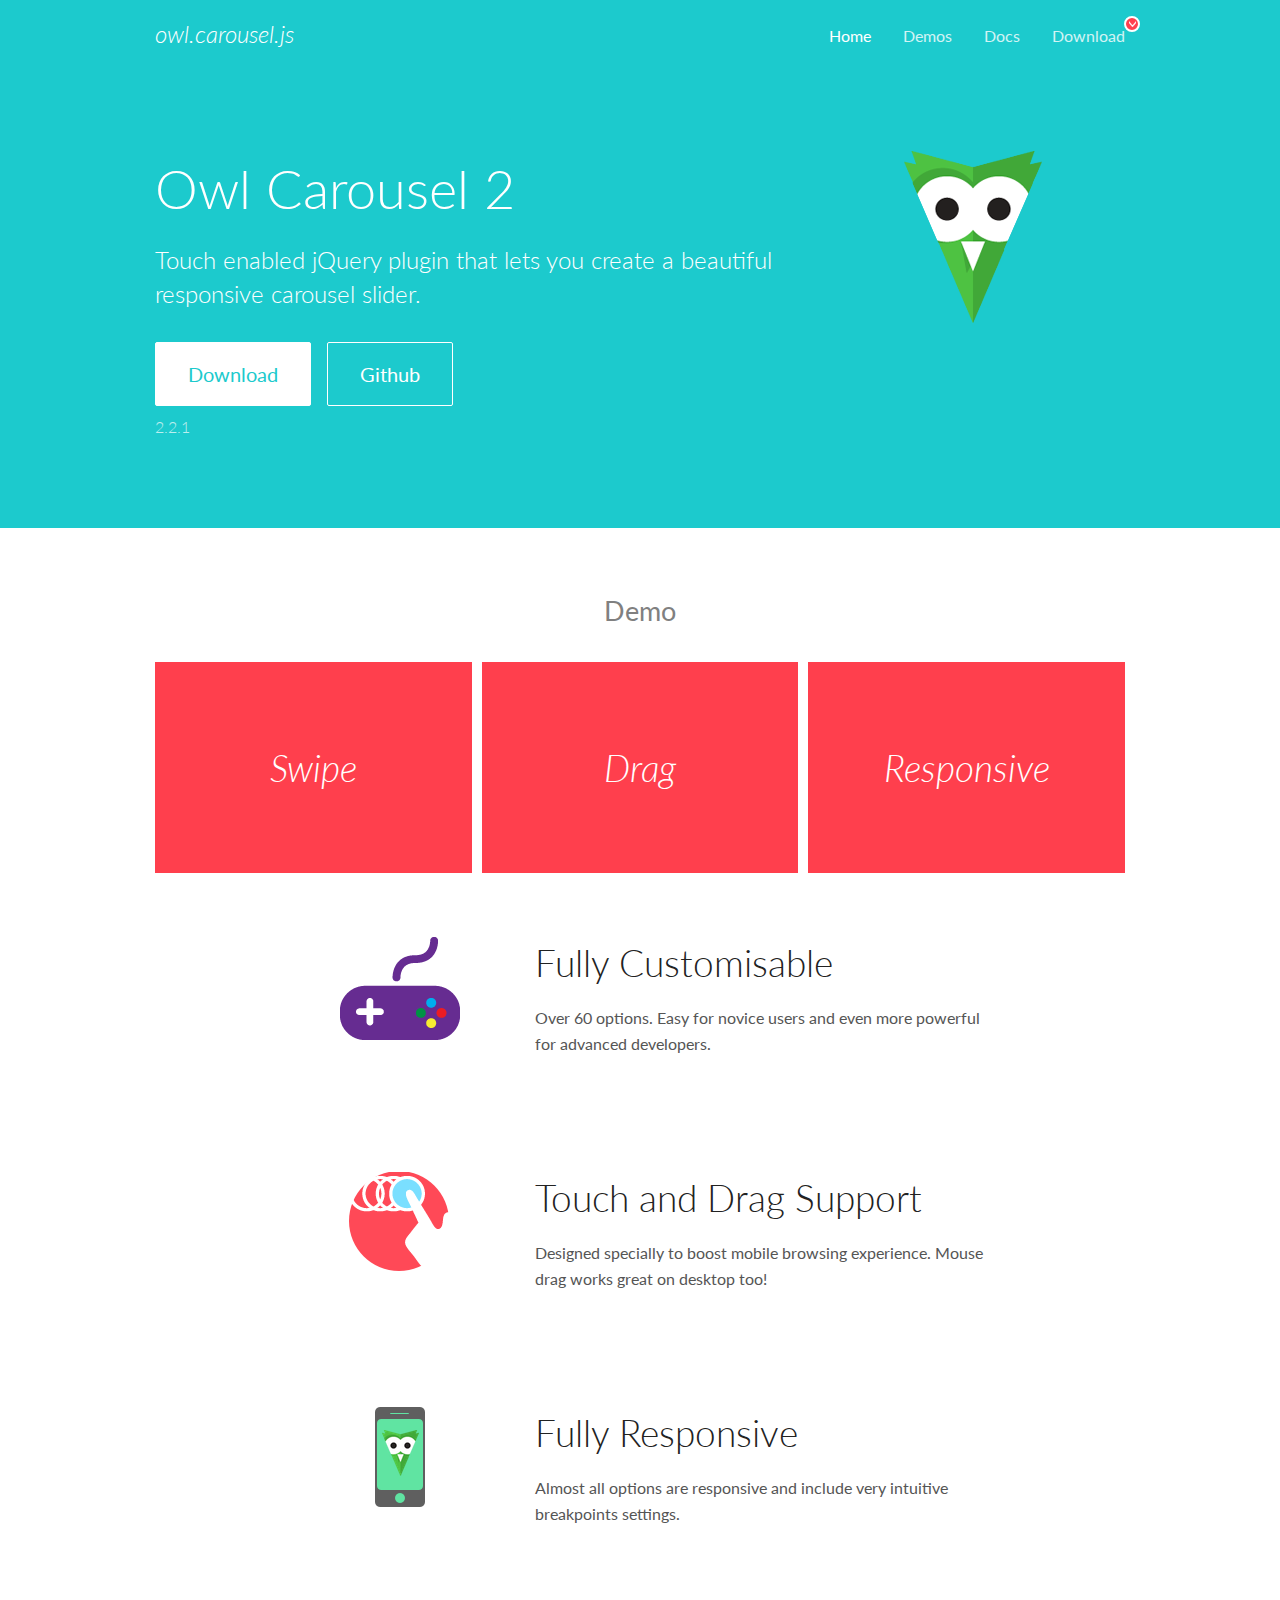
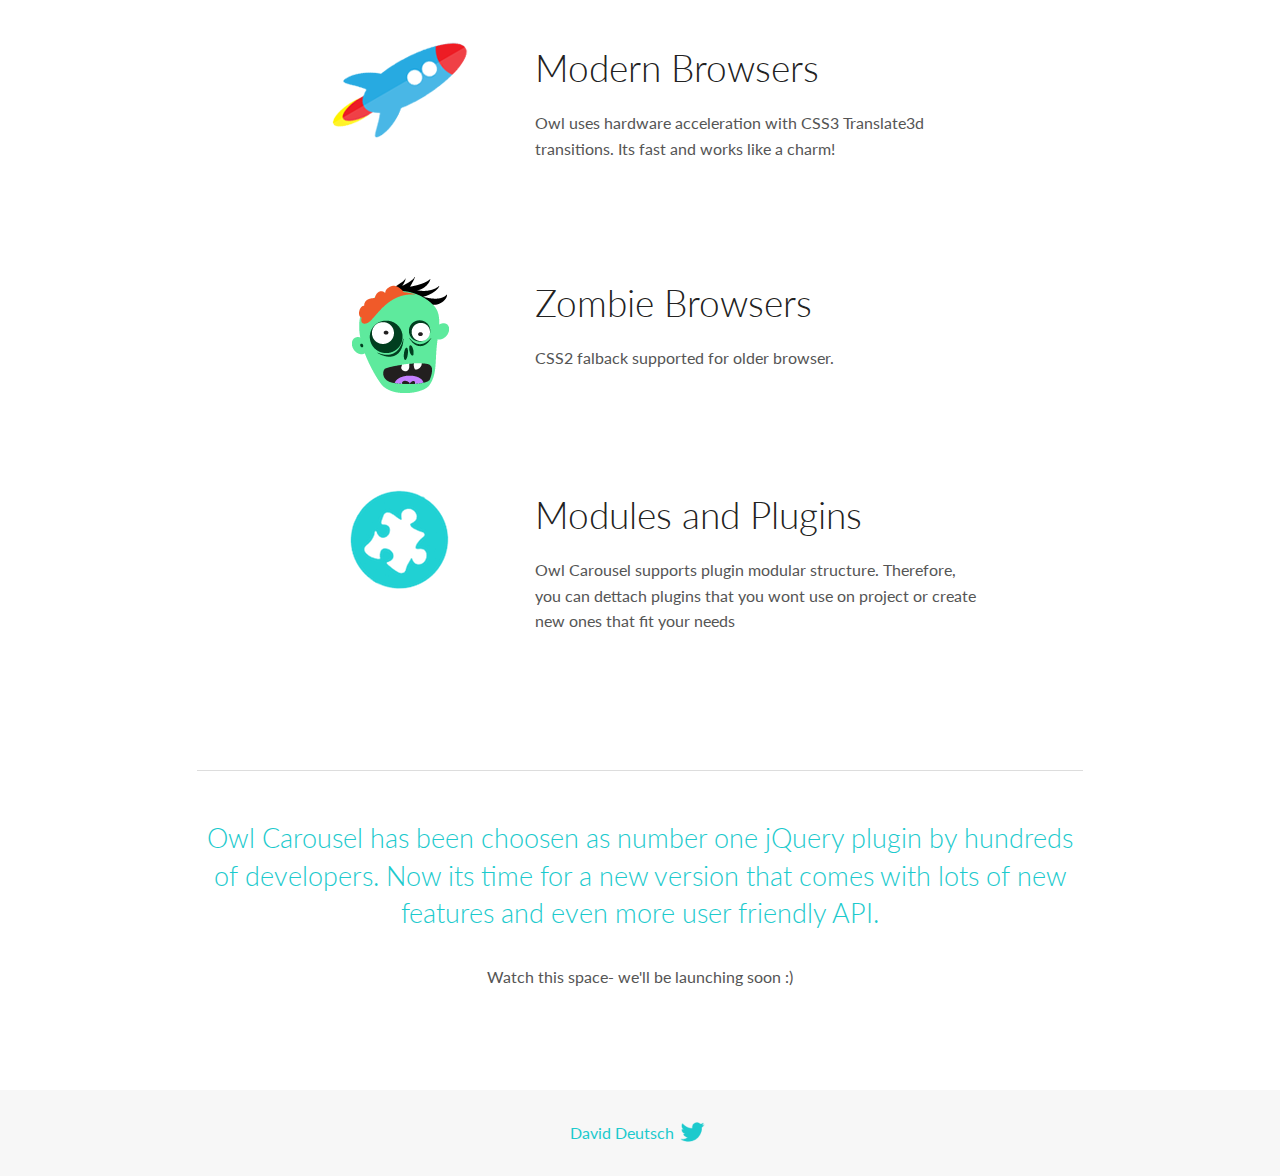
<file: libs/owl-carousel/docs/index.html>
<!DOCTYPE html>
<html lang="en">
  <head>

    <!-- head -->
    <meta charset="utf-8">
    <meta name="msapplication-tap-highlight" content="no" />
    <meta name="viewport" content="width=device-width, initial-scale=1.0" />
    <meta name="description" content="Touch enabled jQuery plugin that lets you create beautiful responsive carousel slider.">
    <meta name="author" content="David Deutsch">
    <title>
      Home | Owl Carousel | 2.2.1
    </title>

    <!-- Stylesheets -->
    <link href='https://fonts.googleapis.com/css?family=Lato:300,400,700,400italic,300italic' rel='stylesheet' type='text/css'>
    <link rel="stylesheet" href="assets/css/docs.theme.min.css">

    <!-- Owl Stylesheets -->
    <link rel="stylesheet" href="assets/owlcarousel/assets/owl.carousel.min.css">
    <link rel="stylesheet" href="assets/owlcarousel/assets/owl.theme.default.min.css">

    <!-- HTML5 shim and Respond.js IE8 support of HTML5 elements and media queries -->

    <!--[if lt IE 9]>
      <script src="https://oss.maxcdn.com/libs/html5shiv/3.7.0/html5shiv.js"></script>
      <script src="https://oss.maxcdn.com/libs/respond.js/1.3.0/respond.min.js"></script>
    <![endif]-->

    <!-- Favicons -->
    <link rel="apple-touch-icon-precomposed" sizes="144x144" href="assets/ico/apple-touch-icon-144-precomposed.png">
    <link rel="shortcut icon" href="assets/ico/favicon.png">
    <link rel="shortcut icon" href="favicon.ico">

    <!-- Yeah i know js should not be in header. Its required for demos.-->

    <!-- javascript -->
    <script src="assets/vendors/jquery.min.js"></script>
    <script src="assets/owlcarousel/owl.carousel.js"></script>
  </head>
  <body>

    <!-- header -->
    <header class="header">
      <div class="row">
        <div class="large-12 columns">
          <div class="brand left">
            <h3>
              <a href="/OwlCarousel2/">owl.carousel.js</a> 
            </h3>
          </div>
          <a id="toggle-nav" class="right">
            <span></span> <span></span> <span></span> 
          </a> 
          <div class="nav-bar">
            <ul class="clearfix">
              <li class="active">
                <a href="/OwlCarousel2/index.html">Home</a> 
              </li>
              <li> <a href="/OwlCarousel2/demos/demos.html">Demos</a>  </li>
              <li> <a href="/OwlCarousel2/docs/started-welcome.html">Docs</a>  </li>
              <li>
                <a href="https://github.com/OwlCarousel2/OwlCarousel2/archive/2.2.1.zip">Download</a> 
                <span class="download"></span> 
              </li>
            </ul>
          </div>
        </div>
      </div>
    </header>

    <!-- home panel -->
    <section id="hero">
      <div class="row">
        <div class="large-8 medium-8 columns">
          <h1>Owl Carousel 2</h1>
          <h4>Touch enabled jQuery plugin that lets you create a beautiful responsive carousel slider.</h4>
          <a href="https://github.com/OwlCarousel2/OwlCarousel2/archive/2.2.1.zip" class="hero-button">Download</a> 
          <a href="https://github.com/OwlCarousel2/OwlCarousel2" class="hero-button outline">Github</a> 
          <p>2.2.1</p>
        </div>
        <div class="large-4 medium-4 columns">
          <img class="owl-logo" src="assets/img/owl-logo.png" alt="mr. Owl">
        </div>
      </div>
    </section>

    <!-- body -->
    <div class="home-demo">
      <div class="row">
        <div class="large-12 columns">
          <h3>Demo</h3>
          <div class="owl-carousel">
            <div class="item">
              <h2>Swipe</h2>
            </div>
            <div class="item">
              <h2>Drag</h2>
            </div>
            <div class="item">
              <h2>Responsive</h2>
            </div>
            <div class="item">
              <h2>CSS3</h2>
            </div>
            <div class="item">
              <h2>Fast</h2>
            </div>
            <div class="item">
              <h2>Easy</h2>
            </div>
            <div class="item">
              <h2>Free</h2>
            </div>
            <div class="item">
              <h2>Upgradable</h2>
            </div>
            <div class="item">
              <h2>Tons of options</h2>
            </div>
            <div class="item">
              <h2>Infinity</h2>
            </div>
            <div class="item">
              <h2>Auto Width</h2>
            </div>
          </div>
        </div>
      </div>
    </div>
    <script>
      var owl = $('.owl-carousel');
      owl.owlCarousel({
        margin: 10,
        loop: true,
        responsive: {
          0: {
            items: 1
          },
          600: {
            items: 2
          },
          1000: {
            items: 3
          }
        }
      })
    </script>

    <!-- features -->
    <div id="features">
      <div class="row">
        <div class="small-12 medium-9 small-centered columns">
          <section class="row feature">
            <div class="medium-4 small-12 columns">
              <img src="assets/img/feature-options.png" alt="">
            </div>
            <div class="medium-8 small-12 columns">
              <h2>Fully Customisable</h2>
              <p>Over 60 options. Easy for novice users and even more powerful for advanced developers.</p>
            </div>
          </section>
          <section class="row feature">
            <div class="medium-4 small-12 columns">
              <img src="assets/img/feature-drag.png" alt="">
            </div>
            <div class="medium-8 small-12 columns">
              <h2>Touch and Drag Support</h2>
              <p>Designed specially to boost mobile browsing experience. Mouse drag works great on desktop too!</p>
            </div>
          </section>
          <section class="row feature">
            <div class="medium-4 small-12 columns">
              <img src="assets/img/feature-responsive.png" alt="">
            </div>
            <div class="medium-8 small-12 columns">
              <h2>Fully Responsive</h2>
              <p>Almost all options are responsive and include very intuitive breakpoints settings.</p>
            </div>
          </section>
          <section class="row feature">
            <div class="medium-4 small-12 columns">
              <img src="assets/img/feature-modern.png" alt="">
            </div>
            <div class="medium-8 small-12 columns">
              <h2>Modern Browsers</h2>
              <p>Owl uses hardware acceleration with CSS3 Translate3d transitions. Its fast and works like a charm! </p>
            </div>
          </section>
          <section class="row feature">
            <div class="medium-4 small-12 columns">
              <img src="assets/img/feature-zombie.png" alt="">
            </div>
            <div class="medium-8 small-12 columns">
              <h2>Zombie Browsers</h2>
              <p>CSS2 falback supported for older browser.</p>
            </div>
          </section>
          <section class="row feature">
            <div class="medium-4 small-12 columns">
              <img src="assets/img/feature-module.png" alt="">
            </div>
            <div class="medium-8 small-12 columns">
              <h2>Modules and Plugins</h2>
              <p>Owl Carousel supports plugin modular structure. Therefore, you can dettach plugins that you wont use on project or create new ones that fit your needs</p>
            </div>
          </section>
        </div>
      </div>
    </div>

    <!-- footer -->
    <section id="teaser-text">
      <div class="row">
        <div class="small-12 medium-11 small-centered columns">
          <hr>
          <h3 id="owl-carousel-has-been-choosen-as-number-one-jquery-plugin-by-hundreds-of-developers-now-its-time-for-a-new-version-that-comes-with-lots-of-new-features-and-even-more-user-friendly-api-">Owl Carousel has been choosen as number one jQuery plugin by hundreds of developers. Now its time for a new version that comes with lots of new features and even more user friendly API.</h3>
          <p>Watch this space- we&#39;ll be launching soon :)</p>
        </div>
      </div>
    </section>

    <!-- footer -->
    <footer class="footer">
      <div class="row">
        <div class="large-12 columns">
          <h5>
            <a href="/OwlCarousel2/docs/support-contact.html">David Deutsch</a> 
            <a id="custom-tweet-button" href="https://twitter.com/share?url=https://github.com/OwlCarousel2/OwlCarousel2&text=Owl Carousel - This is so awesome! " target="_blank"></a> 
          </h5>
        </div>
      </div>
    </footer>

    <!-- vendors -->
    <script src="assets/vendors/highlight.js"></script>
    <script src="assets/js/app.js"></script>
  </body>
</html>
</file>
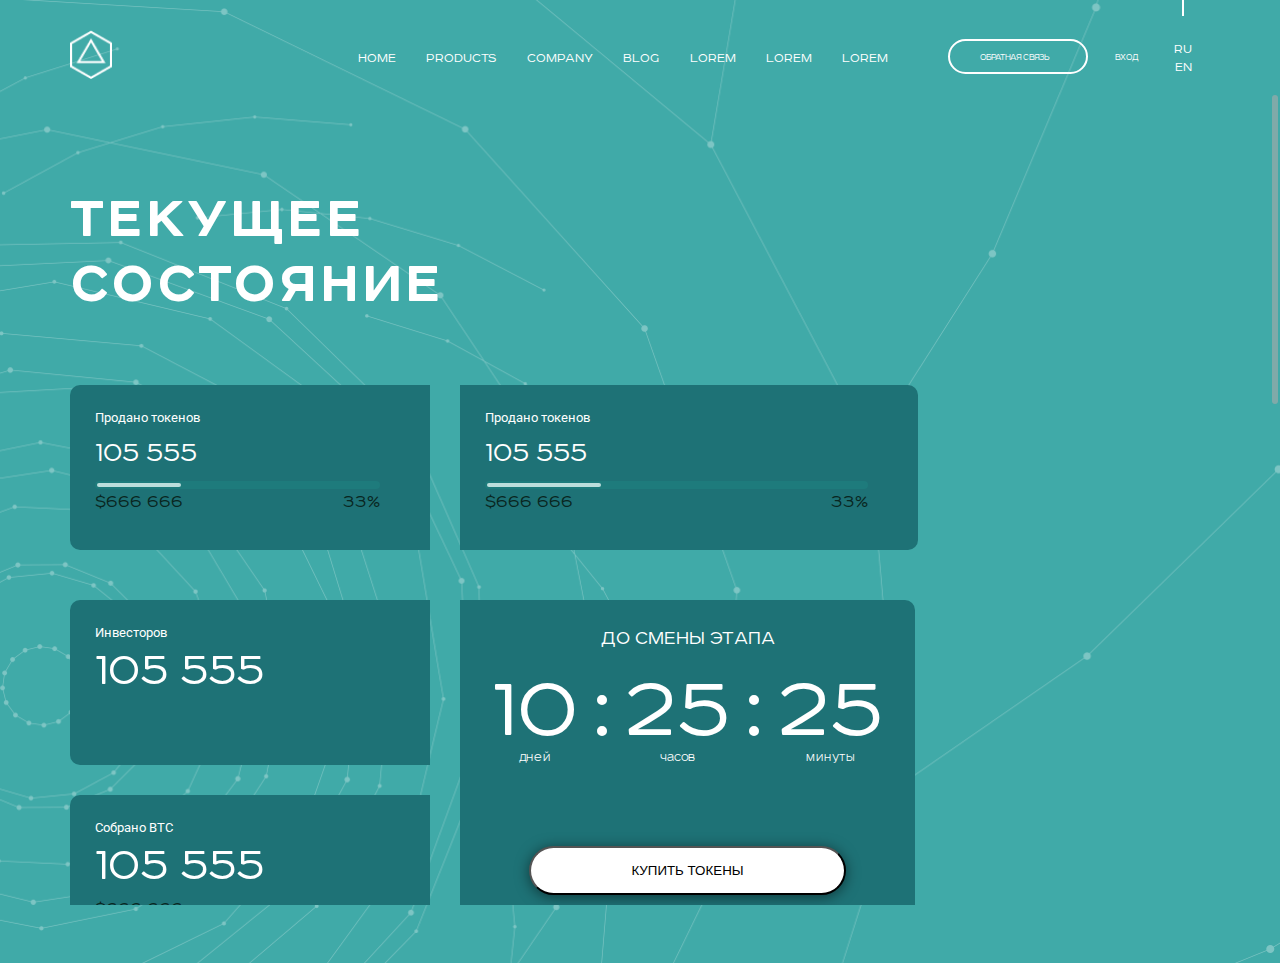
<file: history.html>
<!DOCTYPE html>
<html lang="ru">
<head>
    <meta charset="utf-8">

    <title>Landing</title>
    <meta name="description" content="">

    <meta http-equiv="X-UA-Compatible" content="IE=edge">
    <meta name="viewport" content="width=device-width, initial-scale=1, shrink-to-fit=no">
    <meta property="og:image" content="path/to/image.jpg">
    <!--Для копирования в соц. сети-->
    <link rel="shortcut icon" href="img/favicon/favicon.png" type="image/x-icon">

    <!-- Chrome, Firefox OS and Opera -->
    <meta name="theme-color" content="#000">
    <!-- Windows Phone -->
    <meta name="msapplication-navbutton-color" content="#000">
    <!-- iOS Safari -->
    <meta name="apple-mobile-web-app-status-bar-style" content="#000">

    <link href="https://fonts.googleapis.com/css?family=Roboto:300,400,700&amp;subset=cyrillic" rel="stylesheet">
    <link rel="stylesheet" href="./libs/bootstrap/css/bootstrap-grid.css">
    <link rel="stylesheet" href="./fonts/font-awesome-4.7.0/css/font-awesome.min.css">
    <link rel="stylesheet" href="./libs/animate.css">

    <link rel="stylesheet" href="./libs/perfect-scrollbar-master/css/perfect-scrollbar.css">

    <link rel="stylesheet" href="./css/style.css">
    <link rel="stylesheet" href="./css/style-media.css">
    <link rel="stylesheet" href="./css/history.css">

</head>
<body>
<!--<a href="#" class="toggle-mnu"><span></span></a>-->

<div class="wrapper-popup wrapper-popup-log-in">
    <div class="popup-body-block">
        <span class="close" onclick="closePopup('.wrapper-popup')"></span>
        <div class="block_login-body">
            <form action="" method="" name="">
                <div class="form-group">
                    <div class="mdl-textfield">
                        <input type="text" name="login" id="p-login" class="mdl-textfield__input" maxlength="18"
                               required>
                        <label class="mdl-textfield__label" for="p-login">Login</label>
                        <span class="mdl-textfield__span">Login</span>
                        <span class="mdl-textfield__error">Invalid Login</span>
                    </div>
                </div>
                <div class="form-group">
                    <div class="mdl-textfield">
                        <input type="password" name="password" id="p-password" class="mdl-textfield__input" required>
                        <label class="mdl-textfield__label" for="p-password">Password</label>
                        <span class="mdl-textfield__span">Password</span>
                        <span class="mdl-textfield__error">Invalid Password</span>
                    </div>
                </div>
                <div class="form-group">
                    <div class="mdl-textfield">
                        <button type="submit" class="btn login__btn_margin">Sign in</button>
                    </div>
                </div>
            </form>
        </div>
    </div>
</div>

<div class="main">
    <div class="b__header">
        <div class="container">
            <div class="row">
                <div class="col-sm-1">
                    <div class="image-logo">
                        <img src="/img/logo.png" alt="" width="42">
                    </div>
                </div>
                <div class="col-sm-7 offset-sm-1">
                    <div class="wrap_head-navbar">
                        <ul class="ul_nav">
                            <li><a href="/index.html">Home</a></li>
                            <li><a href="#">Products</a></li>
                            <li><a href="#">Company</a></li>
                            <li><a href="#">Blog</a></li>
                            <li><a href="#">Lorem</a></li>
                            <li><a href="#">Lorem</a></li>
                            <li><a href="#">Lorem</a></li>
                        </ul>
                    </div>
                </div>
                <div class="col-sm-3">
                    <div class="p-t-20 p-t-10">
                        <div id="run-div"></div>
                        <a href="" class="link-head btn" id="feedback">Обратная связь</a>
                        <a href="javascript:void(0)" class="link-head btn link-head-login"
                           onclick="openPopup('.wrapper-popup-log-in')">Вход</a>


                        <div class="head-lang">
                            <div class="lang-item">
                                <a href="">ru</a>
                            </div>
                            <div class="lang-item">
                                <a href="">en</a>
                            </div>
                        </div>
                    </div>
                </div>
            </div>
        </div>

        <div class="block__main-content scrollbar-custom">
            <div class="block__second">
                <div class="container " >
                    <div class="row">
                        <div class="col-sm-12">
                            <div class="block__header-middle">
                                <div class="stage-name-h1">Текущее <br>состояние</div>
                            </div>
                        </div>
                    </div>
                </div>
                <div class="container m-b-50">
                    <div class="row">
                        <div class="col-sm-4">
                            <div class="wrapper-info-block wrapper-info-block-1">
                                <p class="mdl__sale-status">Продано токенов</p>
                                <p class="mdl__sale-value">105 555</p>
                                <div class="wrap-range">
                                    <div class="range-area">
                                        <div class="range-indicator" data-data-sales-token="33"></div>
                                    </div>
                                </div>
                                <div class="wrapper-info-block__range-info flex-row">
                                    <p class="mdl__price-value">$666 666</p>
                                    <p class="mdl__percent">33%</p>
                                </div>
                                <div class="wrapper-info-block-addition">
                                    <!--<a href="" class="link">Подробнее</a>-->
                                </div>
                            </div>
                        </div>
                        <div class="col-sm-5">
                            <div class="wrapper-info-block wrapper-info-block-2">
                                <p class="mdl__sale-status">Продано токенов</p>
                                <p class="mdl__sale-value">105 555</p>
                                <div class="wrap-range">
                                    <div class="range-area">
                                        <div class="range-indicator" data-data-sales-token="33"></div>
                                    </div>
                                </div>
                                <div class="wrapper-info-block__range-info flex-row">
                                    <p class="mdl__price-value">$666 666</p>
                                    <p class="mdl__percent">33%</p>
                                </div>
                                <div class="wrapper-info-block-addition">
                                    <!--<a href="" class="link">Подробнее</a>-->
                                </div>
                            </div>
                        </div>
                    </div>
                </div>
                <div class="container m-b-50">
                    <div class="row">
                        <div class="col-sm-9">
                            <div class="flex-row">
                                <div class="wrap-group-info-block gr-1">
                                    <div class="wrapper-info-block wrapper-info-block-3">
                                        <p class="mdl__sale-status">Инвесторов</p>
                                        <p class="mdl__sale-value mdl__price-value-big">105 555</p>
                                        <div class="wrapper-info-block-addition">
                                            <!--<a href="" class="link">Подробнее</a>-->
                                        </div>
                                    </div>
                                    <div class="wrapper-info-block wrapper-info-block-4">
                                        <p class="mdl__sale-status">Собрано BTC</p>
                                        <p class="mdl__sale-value mdl__price-value-big">105 555</p>
                                        <div class="wrapper-info-block__range-info flex-row">
                                            <p class="mdl__price-value ">$666 666</p>
                                            <div class="wrapper-info-block-addition">
                                                <!--<a href="" class="link">Подробнее</a>-->
                                            </div>
                                        </div>

                                    </div>
                                </div>
                                <div class="wrap-group-info-block gr-2">
                                    <div class="wrapper-info-block wrapper-info-block-5">
                                        <div class="block__timer-h3">До смены этапа</div>
                                        <div class="wrapper_block__timer">
                                            <div class="timer-days">
                                                <div id="timer-day">10</div>
                                                <div class="sign-time">Дней</div>
                                            </div>
                                            <div class="dots">:</div>
                                            <div class="timer-hours">
                                                <div id="timer-hours">25</div>
                                                <div class="sign-time">Часов</div>
                                            </div>
                                            <div class="dots">:</div>
                                            <div class="timer-minute">
                                                <div id="timer-minute">25</div>
                                                <div class="sign-time">Минуты</div>
                                            </div>
                                        </div>

                                        <div class="wrap-button">
                                            <button class="bnt">Купить Токены</button>
                                        </div>
                                    </div>
                                </div>
                            </div>
                        </div>
                    </div>
                </div>
                <div class="container m-b-50">
                    <div class="row">
                        <div class="col-sm-3">
                            <div class="wrap__button">
                                <a href="" class="btn btn-buy-token">Докупить токен</a>
                            </div>
                        </div>
                    </div>
                </div>
            </div>
            <div class="block__profile-history">
                <div class="container">
                    <div class="row">
                        <div class="col-sm-9">
                            <h1>История транзакций</h1>
                            <div class="wrapper__block-history">
                                <div class="head-table flex-row">
                                    <div class="table-head-date m-r-120">Дата</div>
                                    <div class="table-head-amountCoin m-r-90">Сумма коинов</div>
                                    <div class="table-head-valute m-r-120">Валюта</div>
                                    <div class="table-head-date m-r-130">Курс</div>
                                    <div class="table-head-date">Сумма к валюте</div>
                                </div>
                                <div class="body-table scrollbar-custom">
                                    <div class="table-item flex-row">
                                        <div class="table-body-date">9/09/2017</div>
                                        <div class="table-body-amountCoin">10222</div>
                                        <div class="table-body-valute">bitcoin</div>
                                        <div class="table-body-date">0,0000123</div>
                                        <div class="table-body-date">2,328479234</div>
                                    </div>
                                    <div class="table-item flex-row">
                                        <div class="table-body-date">9/09/2017</div>
                                        <div class="table-body-amountCoin">10222</div>
                                        <div class="table-body-valute">bitcoin</div>
                                        <div class="table-body-date">0,0000123</div>
                                        <div class="table-body-date">2,328479234</div>
                                    </div>
                                    <div class="table-item flex-row">
                                        <div class="table-body-date">9/09/2017</div>
                                        <div class="table-body-amountCoin">10222</div>
                                        <div class="table-body-valute">bitcoin</div>
                                        <div class="table-body-date">0,0000123</div>
                                        <div class="table-body-date">2,328479234</div>
                                    </div>
                                    <div class="table-item flex-row">
                                        <div class="table-body-date">9/09/2017</div>
                                        <div class="table-body-amountCoin">10222</div>
                                        <div class="table-body-valute">bitcoin</div>
                                        <div class="table-body-date">0,0000123</div>
                                        <div class="table-body-date">2,328479234</div>
                                    </div>
                                    <div class="table-item flex-row">
                                        <div class="table-body-date">9/09/2017</div>
                                        <div class="table-body-amountCoin">10222</div>
                                        <div class="table-body-valute">bitcoin</div>
                                        <div class="table-body-date">0,0000123</div>
                                        <div class="table-body-date">2,328479234</div>
                                    </div>
                                    <div class="table-item flex-row">
                                        <div class="table-body-date">9/09/2017</div>
                                        <div class="table-body-amountCoin">10222</div>
                                        <div class="table-body-valute">bitcoin</div>
                                        <div class="table-body-date">0,0000123</div>
                                        <div class="table-body-date">2,328479234</div>
                                    </div>
                                    <div class="table-item flex-row">
                                        <div class="table-body-date">9/09/2017</div>
                                        <div class="table-body-amountCoin">10222</div>
                                        <div class="table-body-valute">bitcoin</div>
                                        <div class="table-body-date">0,0000123</div>
                                        <div class="table-body-date">2,328479234</div>
                                    </div>
                                    <div class="table-item flex-row">
                                        <div class="table-body-date">9/09/2017</div>
                                        <div class="table-body-amountCoin">10222</div>
                                        <div class="table-body-valute">bitcoin</div>
                                        <div class="table-body-date">0,0000123</div>
                                        <div class="table-body-date">2,328479234</div>
                                    </div>
                                    <div class="table-item flex-row">
                                        <div class="table-body-date">9/09/2017</div>
                                        <div class="table-body-amountCoin">10222</div>
                                        <div class="table-body-valute">bitcoin</div>
                                        <div class="table-body-date">0,0000123</div>
                                        <div class="table-body-date">2,328479234</div>
                                    </div>
                                </div>
                            </div>
                        </div>
                    </div>
                    <div class="row">
                        <div class="col-sm-3">
                            <div class="wrap__button">
                                <a href="" class="btn btn-add-history">Загрузить еще</a>
                            </div>
                        </div>
                    </div>
                </div>
            </div>
        </div>
    </div>

</div>

<script src="./libs/jquery/jquery-3.2.1.min.js"></script>
<script src="./libs/perfect-scrollbar-master/dist/perfect-scrollbar.js"></script>

<script src="./js/history.js"></script>
</body>
</html>
</file>
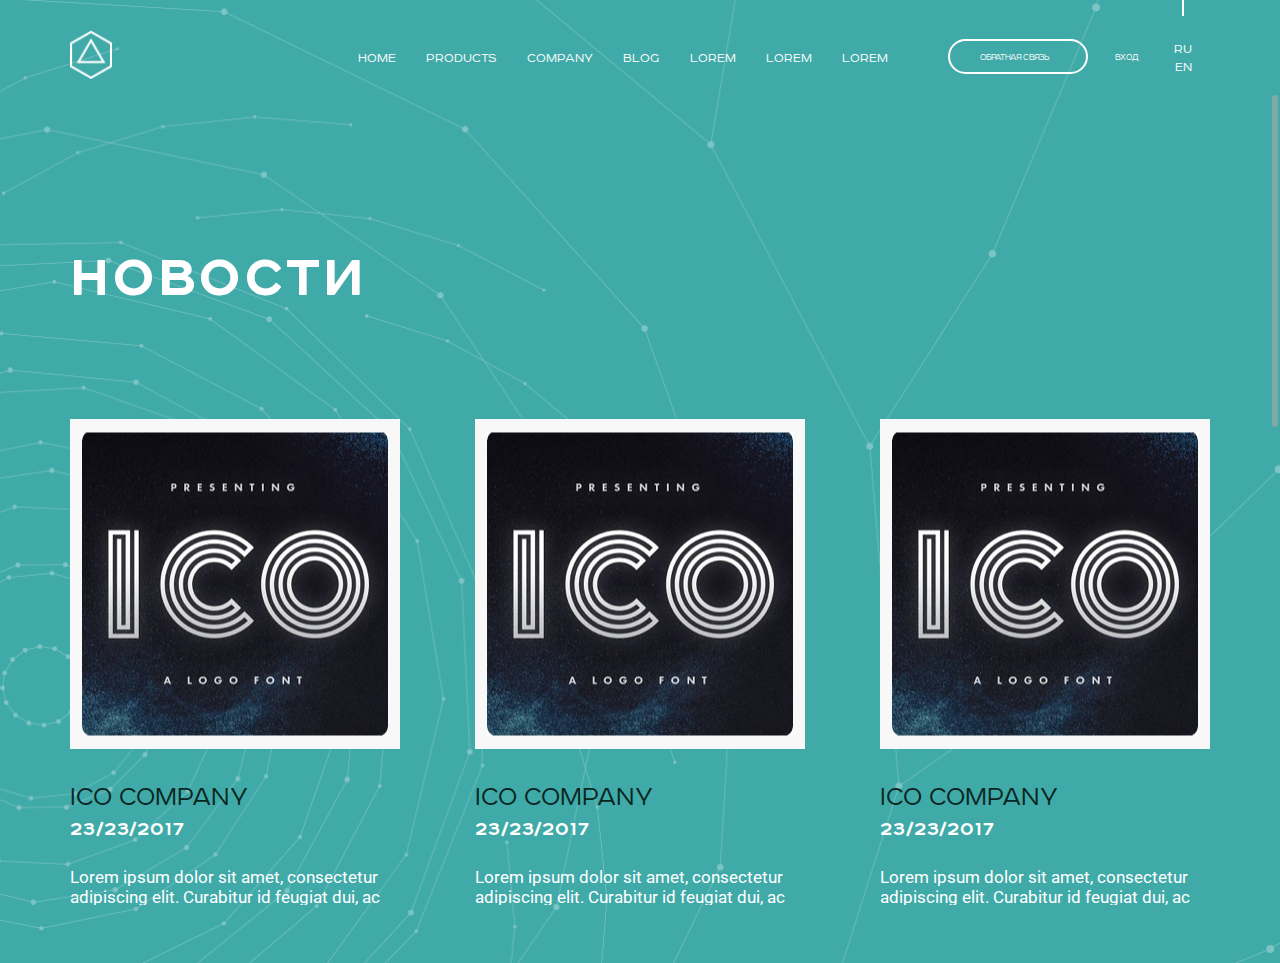
<file: news.html>
<!DOCTYPE html>
<html lang="ru">
<head>
    <meta charset="utf-8">

    <title>Landing</title>
    <meta name="description" content="">

    <meta http-equiv="X-UA-Compatible" content="IE=edge">
    <meta name="viewport" content="width=device-width, initial-scale=1, shrink-to-fit=no">
    <meta property="og:image" content="path/to/image.jpg">
    <!--Для копирования в соц. сети-->
    <link rel="shortcut icon" href="img/favicon/favicon.png" type="image/x-icon">

    <!-- Chrome, Firefox OS and Opera -->
    <meta name="theme-color" content="#000">
    <!-- Windows Phone -->
    <meta name="msapplication-navbutton-color" content="#000">
    <!-- iOS Safari -->
    <meta name="apple-mobile-web-app-status-bar-style" content="#000">

    <link href="https://fonts.googleapis.com/css?family=Roboto:300,400,700&amp;subset=cyrillic" rel="stylesheet">
    <link rel="stylesheet" href="./libs/bootstrap/css/bootstrap-grid.css">
    <link rel="stylesheet" href="./fonts/font-awesome-4.7.0/css/font-awesome.min.css">
    <link rel="stylesheet" href="./libs/animate.css">
    <link rel="stylesheet" href="./libs/slick/slick.css">
    <link rel="stylesheet" href="./libs/slick/slick-theme.css">
    <link rel="stylesheet" href="./libs/perfect-scrollbar-master/css/perfect-scrollbar.css">
    <link rel="stylesheet" href="./libs/owl-carousel/dist/assets/owl.carousel.min.css">
    <link rel="stylesheet" href="./libs/owl-carousel/dist/assets/owl.theme.default.min.css">
    <link rel="stylesheet" href="./css/style.css">
    <link rel="stylesheet" href="./css/style-media.css">
    <link rel="stylesheet" href="./css/news.css">

</head>
<body>
<!--<a href="#" class="toggle-mnu"><span></span></a>-->

<div class="wrapper-popup wrapper-popup-log-in">
    <div class="popup-body-block">
        <span class="close" onclick="closePopup('.wrapper-popup')"></span>
        <div class="block_login-body">
            <form action="" method="" name="">
                <div class="form-group">
                    <div class="mdl-textfield">
                        <input type="text" name="login" id="p-login" class="mdl-textfield__input" maxlength="18"
                               required>
                        <label class="mdl-textfield__label" for="p-login">Login</label>
                        <span class="mdl-textfield__span">Login</span>
                        <span class="mdl-textfield__error">Invalid Login</span>
                    </div>
                </div>
                <div class="form-group">
                    <div class="mdl-textfield">
                        <input type="password" name="password" id="p-password" class="mdl-textfield__input" required>
                        <label class="mdl-textfield__label" for="p-password">Password</label>
                        <span class="mdl-textfield__span">Password</span>
                        <span class="mdl-textfield__error">Invalid Password</span>
                    </div>
                </div>
                <div class="form-group">
                    <div class="mdl-textfield">
                        <button type="submit" class="btn login__btn_margin">Sign in</button>
                    </div>
                </div>
            </form>
        </div>
    </div>
</div>

<div class="main">
    <div class="b__header">
        <div class="container">
            <div class="row">
                <div class="col-sm-1">
                    <div class="image-logo">
                        <img src="/img/logo.png" alt="" width="42">
                    </div>
                </div>
                <div class="col-sm-7 offset-sm-1">
                    <div class="wrap_head-navbar">
                        <ul class="ul_nav">
                            <li><a href="/index.html">Home</a></li>
                            <li><a href="#">Products</a></li>
                            <li><a href="#">Company</a></li>
                            <li><a href="#">Blog</a></li>
                            <li><a href="#">Lorem</a></li>
                            <li><a href="#">Lorem</a></li>
                            <li><a href="#">Lorem</a></li>
                        </ul>
                    </div>
                </div>
                <div class="col-sm-3">
                    <div class="p-t-20 p-t-10">
                        <div id="run-div"></div>
                        <a href="" class="link-head btn" id="feedback">Обратная связь</a>
                        <a href="javascript:void(0)" class="link-head btn link-head-login"
                           onclick="openPopup('.wrapper-popup-log-in')">Вход</a>


                        <div class="head-lang">
                            <div class="lang-item">
                                <a href="">ru</a>
                            </div>
                            <div class="lang-item">
                                <a href="">en</a>
                            </div>
                        </div>
                    </div>
                </div>
            </div>
        </div>

        <div class="block__main-content scrollbar-custom">
            <div class="block__news">
                <div class="container">
                    <div class="row">
                        <div class="col-sm-12">
                            <h1>Новости</h1>
                            <div class="wrap_news-group flex-row">
                                <div class="item-news">
                                    <div class="img-wrap">
                                        <img src="/img/ico-logo-font.jpg" alt="">
                                    </div>
                                    <h3 class="news-name">Ico company</h3>
                                    <h4 class="news-date">23/23/2017</h4>
                                    <p class="news-descriptions">Lorem ipsum dolor sit amet, consectetur adipiscing elit. Curabitur id feugiat dui, ac viverra augue. Aenean nec eleifend elit, consectetur ultrices nisl. Nam accumsan ante nec velit efficitur, vel viverra metus elementum. Fusce tempor lorem nec fermentum suscipit.Lorem ipsum dolor sit amet, consectetur adipiscing elit. </p>
                                    <a href="" class="btn">Подробнее</a>
                               </div>
                                <div class="item-news">
                                    <div class="img-wrap">
                                        <img src="/img/ico-logo-font.jpg" alt="">
                                    </div>
                                    <h3 class="news-name">Ico company</h3>
                                    <h4 class="news-date">23/23/2017</h4>
                                    <p class="news-descriptions">Lorem ipsum dolor sit amet, consectetur adipiscing elit. Curabitur id feugiat dui, ac viverra augue. Aenean nec eleifend elit, consectetur ultrices nisl. Nam accumsan ante nec velit efficitur, vel viverra metus elementum. Fusce tempor lorem nec fermentum suscipit.Lorem ipsum dolor sit amet, consectetur adipiscing elit. </p>
                                    <a href="" class="btn">Подробнее</a>
                                </div>
                                <div class="item-news">
                                    <div class="img-wrap">
                                        <img src="/img/ico-logo-font.jpg" alt="">
                                    </div>
                                    <h3 class="news-name">Ico company</h3>
                                    <h4 class="news-date">23/23/2017</h4>
                                    <p class="news-descriptions">Lorem ipsum dolor sit amet, consectetur adipiscing elit. Curabitur id feugiat dui, ac viverra augue. Aenean nec eleifend elit, consectetur ultrices nisl. Nam accumsan ante nec velit efficitur, vel viverra metus elementum. Fusce tempor lorem nec fermentum suscipit.Lorem ipsum dolor sit amet, consectetur adipiscing elit. </p>
                                    <a href="" class="btn">Подробнее</a>
                                </div>
                                <div class="item-news">
                                    <div class="img-wrap">
                                        <img src="/img/ico-logo-font.jpg" alt="">
                                    </div>
                                    <h3 class="news-name">Ico company</h3>
                                    <h4 class="news-date">23/23/2017</h4>
                                    <p class="news-descriptions">Lorem ipsum dolor sit amet, consectetur adipiscing elit. Curabitur id feugiat dui, ac viverra augue. Aenean nec eleifend elit, consectetur ultrices nisl. Nam accumsan ante nec velit efficitur, vel viverra metus elementum. Fusce tempor lorem nec fermentum suscipit.Lorem ipsum dolor sit amet, consectetur adipiscing elit. </p>
                                    <a href="" class="btn">Подробнее</a>
                                </div>
                                <div class="item-news">
                                    <div class="img-wrap">
                                        <img src="/img/ico-logo-font.jpg" alt="">
                                    </div>
                                    <h3 class="news-name">Ico company</h3>
                                    <h4 class="news-date">23/23/2017</h4>
                                    <p class="news-descriptions">Lorem ipsum dolor sit amet, consectetur adipiscing elit. Curabitur id feugiat dui, ac viverra augue. Aenean nec eleifend elit, consectetur ultrices nisl. Nam accumsan ante nec velit efficitur, vel viverra metus elementum. Fusce tempor lorem nec fermentum suscipit.Lorem ipsum dolor sit amet, consectetur adipiscing elit. </p>
                                    <a href="" class="btn">Подробнее</a>
                                </div>
                                <div class="item-news">
                                    <div class="img-wrap">
                                        <img src="/img/ico-logo-font.jpg" alt="">
                                    </div>
                                    <h3 class="news-name">Ico company</h3>
                                    <h4 class="news-date">23/23/2017</h4>
                                    <p class="news-descriptions">Lorem ipsum dolor sit amet, consectetur adipiscing elit. Curabitur id feugiat dui, ac viverra augue. Aenean nec eleifend elit, consectetur ultrices nisl. Nam accumsan ante nec velit efficitur, vel viverra metus elementum. Fusce tempor lorem nec fermentum suscipit.Lorem ipsum dolor sit amet, consectetur adipiscing elit. </p>
                                    <a href="" class="btn">Подробнее</a>
                                </div>
                            </div>
                            <div class="wrap-button-add-news">
                                <a href="#" class="btn" onclick="addNews(6)">Загрузить еще</a>
                            </div>
                        </div>
                    </div>
                </div>
            </div>
        </div>
    </div>

</div>

<script src="./libs/jquery/jquery-3.2.1.min.js"></script>
<script src="./libs/perfect-scrollbar-master/dist/perfect-scrollbar.js"></script>
<script src="./libs/owl-carousel/dist/owl.carousel.min.js"></script>
<script src="./libs/slick/slick.min.js"></script>
<script src="./libs/greensock-js/src/uncompressed/TweenMax.js"></script>

<script src="./js/news.js"></script>
</body>
</html>
</file>
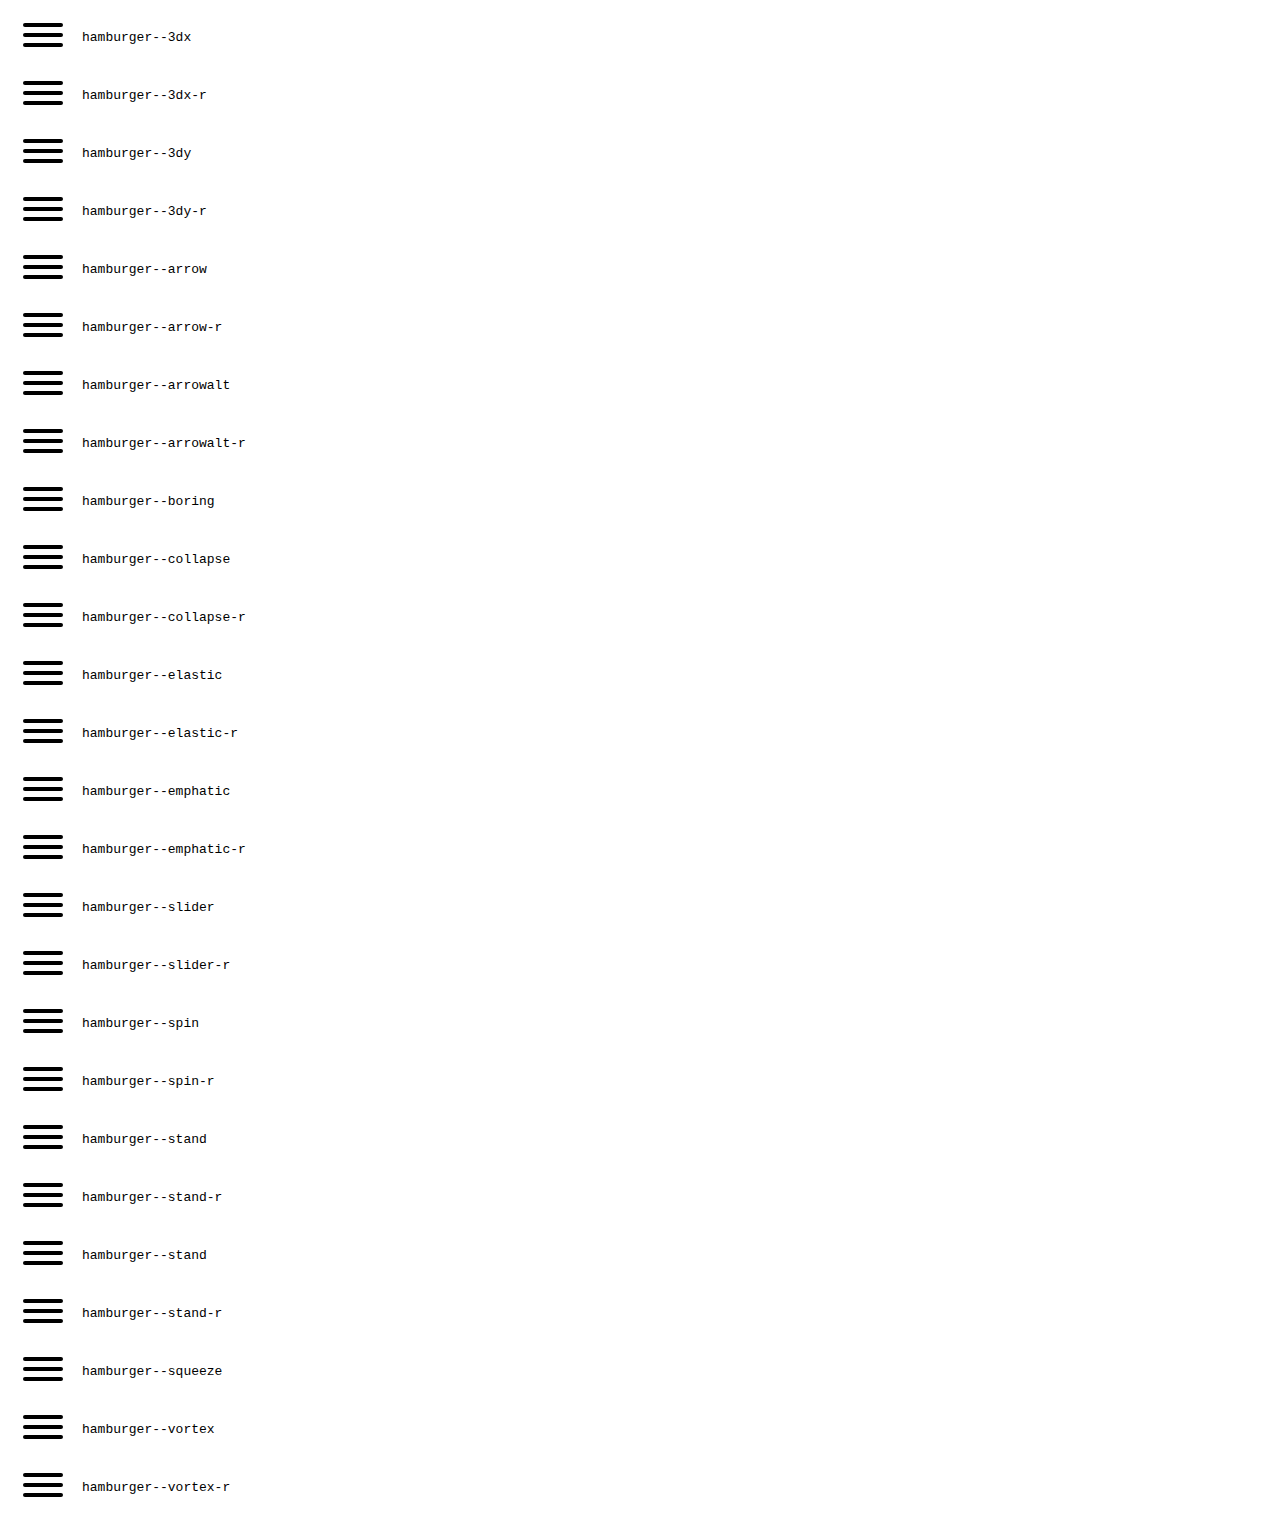
<file: libs/css-hamburgers/dist/example.html>
<!DOCTYPE html>
<html lang="en">
<head>
  <meta charset="UTF-8">
  <title>Hamburgers by Jonathan Suh</title>
  <link rel="stylesheet" href="hamburgers.css">
  <style>
    code {
      display: inline-block;
    }

    code,
    .hamburger {
      vertical-align: middle;
    }
  </style>
</head>
<body>
  <div class="hamburger hamburger--3dx">
    <div class="hamburger-box">
      <div class="hamburger-inner"></div>
    </div>
  </div>
  <code>hamburger--3dx</code>

  <br>

  <div class="hamburger hamburger--3dx-r">
    <div class="hamburger-box">
      <div class="hamburger-inner"></div>
    </div>
  </div>
  <code>hamburger--3dx-r</code>

  <br>

  <div class="hamburger hamburger--3dy">
    <div class="hamburger-box">
      <div class="hamburger-inner"></div>
    </div>
  </div>
  <code>hamburger--3dy</code>

  <br>

  <div class="hamburger hamburger--3dy-r">
    <div class="hamburger-box">
      <div class="hamburger-inner"></div>
    </div>
  </div>
  <code>hamburger--3dy-r</code>

  <br>

  <div class="hamburger hamburger--arrow">
    <div class="hamburger-box">
      <div class="hamburger-inner"></div>
    </div>
  </div>
  <code>hamburger--arrow</code>

  <br>

  <div class="hamburger hamburger--arrow-r">
    <div class="hamburger-box">
      <div class="hamburger-inner"></div>
    </div>
  </div>
  <code>hamburger--arrow-r</code>

  <br>

  <div class="hamburger hamburger--arrowalt">
    <div class="hamburger-box">
      <div class="hamburger-inner"></div>
    </div>
  </div>
  <code>hamburger--arrowalt</code>

  <br>

  <div class="hamburger hamburger--arrowalt-r">
    <div class="hamburger-box">
      <div class="hamburger-inner"></div>
    </div>
  </div>
  <code>hamburger--arrowalt-r</code>

  <br>

  <div class="hamburger hamburger--boring">
    <div class="hamburger-box">
      <div class="hamburger-inner"></div>
    </div>
  </div>
  <code>hamburger--boring</code>

  <br>

  <div class="hamburger hamburger--collapse">
    <div class="hamburger-box">
      <div class="hamburger-inner"></div>
    </div>
  </div>
  <code>hamburger--collapse</code>

  <br>

  <div class="hamburger hamburger--collapse-r">
    <div class="hamburger-box">
      <div class="hamburger-inner"></div>
    </div>
  </div>
  <code>hamburger--collapse-r</code>

  <br>

  <div class="hamburger hamburger--elastic">
    <div class="hamburger-box">
      <div class="hamburger-inner"></div>
    </div>
  </div>
  <code>hamburger--elastic</code>

  <br>

  <div class="hamburger hamburger--elastic-r">
    <div class="hamburger-box">
      <div class="hamburger-inner"></div>
    </div>
  </div>
  <code>hamburger--elastic-r</code>

  <br>

  <div class="hamburger hamburger--emphatic">
    <div class="hamburger-box">
      <div class="hamburger-inner"></div>
    </div>
  </div>
  <code>hamburger--emphatic</code>

  <br>

  <div class="hamburger hamburger--emphatic-r">
    <div class="hamburger-box">
      <div class="hamburger-inner"></div>
    </div>
  </div>
  <code>hamburger--emphatic-r</code>

  <br>

  <div class="hamburger hamburger--slider">
    <div class="hamburger-box">
      <div class="hamburger-inner"></div>
    </div>
  </div>
  <code>hamburger--slider</code>

  <br>

  <div class="hamburger hamburger--slider-r">
    <div class="hamburger-box">
      <div class="hamburger-inner"></div>
    </div>
  </div>
  <code>hamburger--slider-r</code>

  <br>

  <div class="hamburger hamburger--spin">
    <div class="hamburger-box">
      <div class="hamburger-inner"></div>
    </div>
  </div>
  <code>hamburger--spin</code>

  <br>

  <div class="hamburger hamburger--spin-r">
    <div class="hamburger-box">
      <div class="hamburger-inner"></div>
    </div>
  </div>
  <code>hamburger--spin-r</code>

  <br>

  <div class="hamburger hamburger--stand">
    <div class="hamburger-box">
      <div class="hamburger-inner"></div>
    </div>
  </div>
  <code>hamburger--stand</code>

  <br>

  <div class="hamburger hamburger--stand-r">
    <div class="hamburger-box">
      <div class="hamburger-inner"></div>
    </div>
  </div>
  <code>hamburger--stand-r</code>

  <br>

  <div class="hamburger hamburger--stand">
    <div class="hamburger-box">
      <div class="hamburger-inner"></div>
    </div>
  </div>
  <code>hamburger--stand</code>

  <br>

  <div class="hamburger hamburger--stand-r">
    <div class="hamburger-box">
      <div class="hamburger-inner"></div>
    </div>
  </div>
  <code>hamburger--stand-r</code>

  <br>

  <div class="hamburger hamburger--squeeze">
    <div class="hamburger-box">
      <div class="hamburger-inner"></div>
    </div>
  </div>
  <code>hamburger--squeeze</code>

  <br>

  <div class="hamburger hamburger--vortex">
    <div class="hamburger-box">
      <div class="hamburger-inner"></div>
    </div>
  </div>
  <code>hamburger--vortex</code>

  <br>

  <div class="hamburger hamburger--vortex-r">
    <div class="hamburger-box">
      <div class="hamburger-inner"></div>
    </div>
  </div>
  <code>hamburger--vortex-r</code>

  <script>
  /**
   * forEach implementation for Objects/NodeLists/Arrays, automatic type loops and context options
   *
   * @private
   * @author Todd Motto
   * @link https://github.com/toddmotto/foreach
   * @param {Array|Object|NodeList} collection - Collection of items to iterate, could be an Array, Object or NodeList
   * @callback requestCallback      callback   - Callback function for each iteration.
   * @param {Array|Object|NodeList} scope=null - Object/NodeList/Array that forEach is iterating over, to use as the this value when executing callback.
   * @returns {}
   */
    var forEach=function(t,o,r){if("[object Object]"===Object.prototype.toString.call(t))for(var c in t)Object.prototype.hasOwnProperty.call(t,c)&&o.call(r,t[c],c,t);else for(var e=0,l=t.length;l>e;e++)o.call(r,t[e],e,t)};

    var hamburgers = document.querySelectorAll(".hamburger");
    if (hamburgers.length > 0) {
      forEach(hamburgers, function(hamburger) {
        hamburger.addEventListener("click", function() {
          this.classList.toggle("is-active");
        }, false);
      });
    }
  </script>
</body>
</html>
</file>
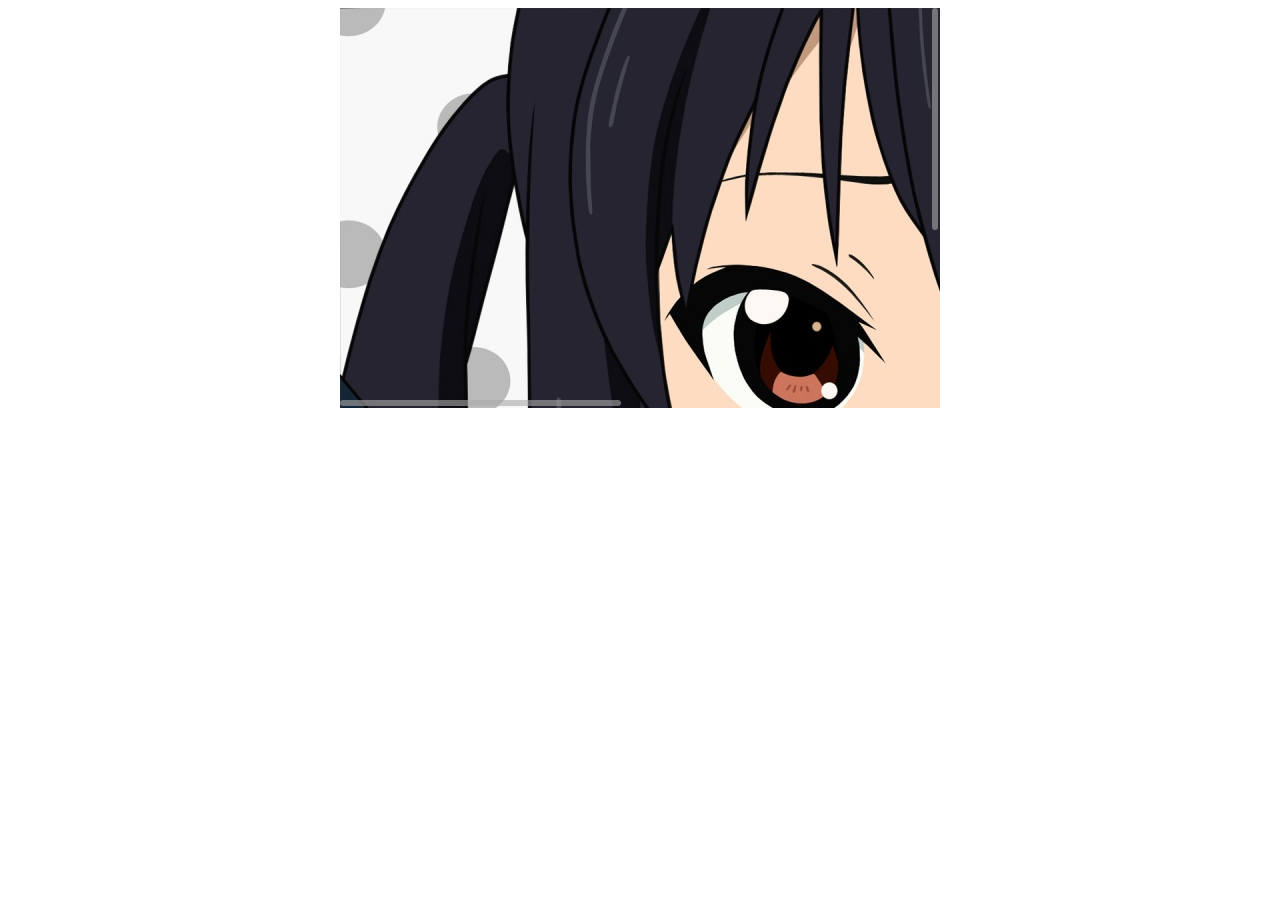
<file: libs/perfect-scrollbar-master/examples/always-visible.html>
<!DOCTYPE html>
<html>
  <head>
    <link href="../css/perfect-scrollbar.css" rel="stylesheet">
    <script src="../dist/perfect-scrollbar.js"></script>
    <style>
    #container {
      position: relative;
      margin: 0px auto;
      padding: 0px;
      width: 600px;
      height: 400px;
      overflow: auto;
    }
    #container .content {
      background-image: url('./assets/azusa.jpg');
      width: 1280px;
      height: 720px;
    }
    </style>
    <style>
    .ps__rail-x,
    .ps__rail-y {
      opacity: 0.6;
    }
    </style>
  </head>
  <body>
    <div id="container">
      <div class="content">
      </div>
    </div>
    <script>
    new PerfectScrollbar('#container');
    </script>
  </body>
</html>
</file>
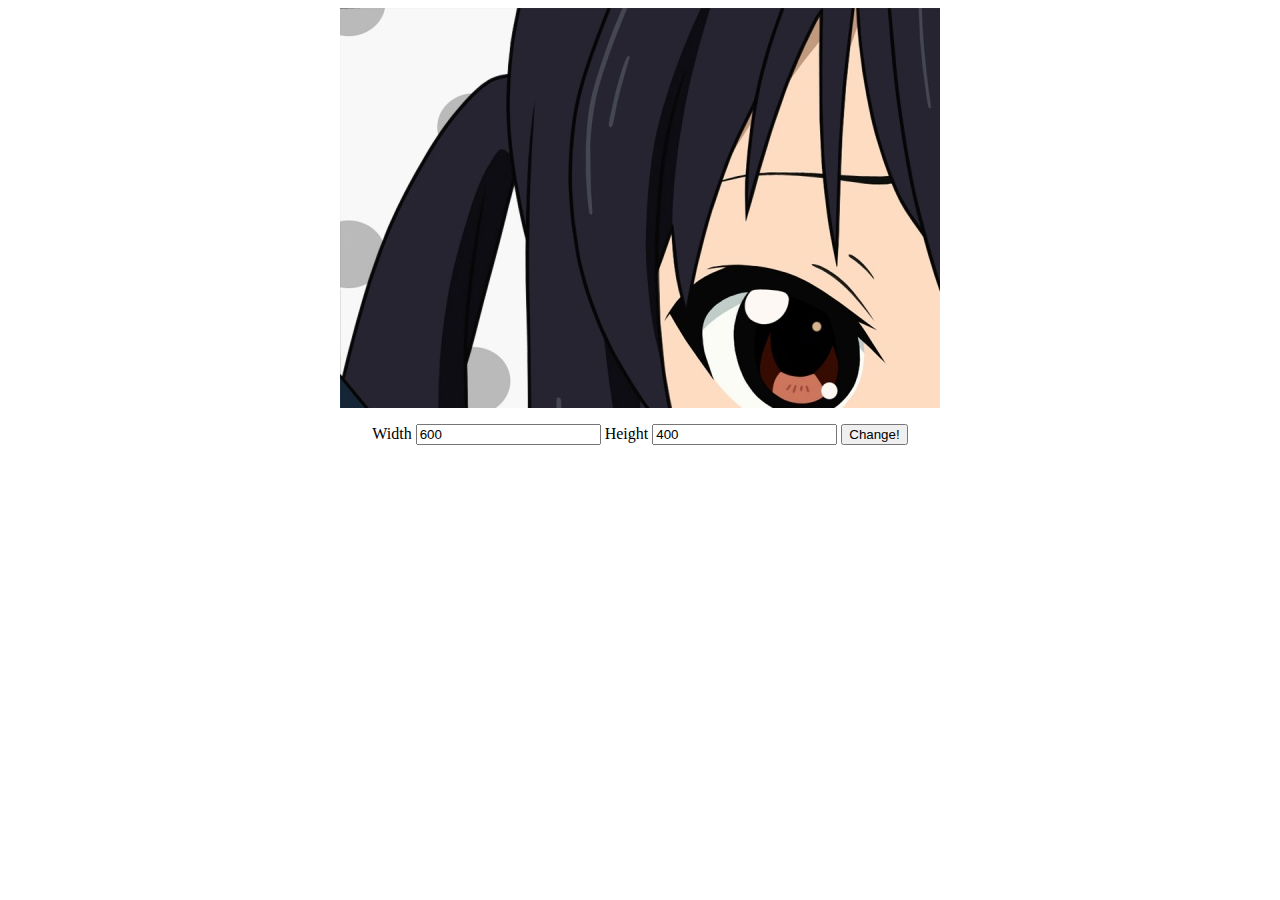
<file: libs/perfect-scrollbar-master/examples/basic.html>
<!DOCTYPE html>
<html>
  <head>
    <link href="../css/perfect-scrollbar.css" rel="stylesheet">
    <script src="../dist/perfect-scrollbar.js"></script>
    <style>
    #container {
      position: relative;
      margin: 0px auto;
      padding: 0px;
      width: 600px;
      height: 400px;
      overflow: auto;
    }
    #container .content {
      background-image: url('./assets/azusa.jpg');
      width: 1280px;
      height: 720px;
    }
    </style>
  </head>
  <body>
    <div id="container">
      <div class="content">
      </div>
    </div>

    <p style='text-align: center'>
      Width <input type='text' id='width' value='600'>
      Height <input type='text' id='height' value='400'>
      <button onclick='updateSize()'>Change!</button>
    </p>

    <script>
    var $ = document.querySelector.bind(document);

    var ps = new PerfectScrollbar('#container');

    function updateSize() {
      var width = parseInt($('#width').value, 10);
      var height = parseInt($('#height').value, 10);

      $('#container').style.width = width + 'px';
      $('#container').style.height = height + 'px';

      ps.update();
    }
    </script>
  </body>
</html>
</file>
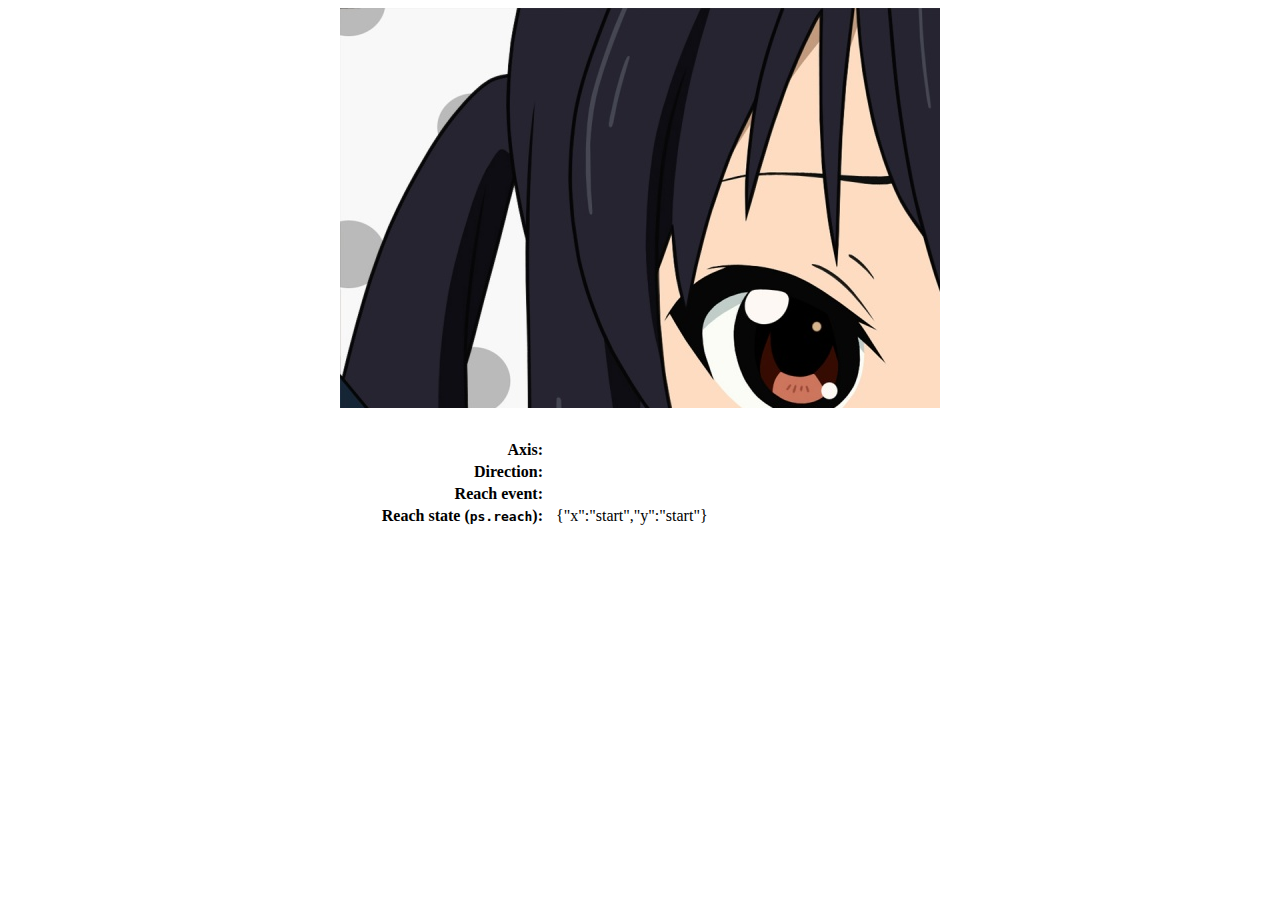
<file: libs/perfect-scrollbar-master/examples/events.html>
<!DOCTYPE html>
<html>
  <head>
    <link href="../css/perfect-scrollbar.css" rel="stylesheet">
    <script src="../dist/perfect-scrollbar.js"></script>
    <style>
    #container {
      position: relative;
      margin: 0px auto;
      padding: 0px;
      width: 600px;
      height: 400px;
      overflow: auto;
    }
    #container .content {
      background-image: url('./assets/azusa.jpg');
      width: 1280px;
      height: 720px;
    }
    table {
      width: 600px;
      margin: 30px auto;
    }
    table td:first-child {
      width: 200px;
      padding-right: 10px;
      text-align: right;
      font-weight: bold;
    }
    </style>
  </head>
  <body>
    <div id="container">
      <div class="content">
      </div>
    </div>

    <table>
      <tr>
        <td>Axis:</td>
        <td id="axis"></td>
      </tr>
      <tr>
        <td>Direction:</td>
        <td id="direction"></td>
      </tr>
      <tr>
        <td>Reach event:</td>
        <td id="reach-event"></td>
      </tr>
      <tr>
        <td>Reach state (<code>ps.reach</code>):</td>
        <td id="reach-state"></td>
      </tr>
    </table>

    <script>
    var $ = document.querySelector.bind(document);

    var container = $('#container');
    var axis = $('#axis');
    var direction = $('#direction');
    var reachEvent = $('#reach-event');
    var reachState = $('#reach-state');

    var ps = new PerfectScrollbar(container);

    function showReachState() {
      reachState.textContent = JSON.stringify(ps.reach);
    }

    showReachState();
    container.addEventListener('scroll', showReachState);

    container.addEventListener('ps-scroll-y', function () {
      axis.textContent = 'ps-scroll-y';
      reachEvent.textContent = '';
    });

    container.addEventListener('ps-scroll-x', function () {
      axis.textContent = 'ps-scroll-x';
      reachEvent.textContent = '';
    });

    container.addEventListener('ps-scroll-up', function () {
      direction.textContent = 'ps-scroll-up';
    });

    container.addEventListener('ps-scroll-down', function () {
      direction.textContent = 'ps-scroll-down';
    });

    container.addEventListener('ps-scroll-left', function () {
      direction.textContent = 'ps-scroll-left';
    });

    container.addEventListener('ps-scroll-right', function () {
      direction.textContent = 'ps-scroll-right';
    });

    container.addEventListener('ps-y-reach-start', function () {
      reachEvent.textContent = 'ps-y-reach-start';
    });

    container.addEventListener('ps-y-reach-end', function () {
      reachEvent.textContent = 'ps-y-reach-end';
    });

    container.addEventListener('ps-x-reach-start', function () {
      reachEvent.textContent = 'ps-x-reach-start';
    });

    container.addEventListener('ps-x-reach-end', function () {
      reachEvent.textContent = 'ps-x-reach-end';
    });
    </script>
  </body>
</html>
</file>
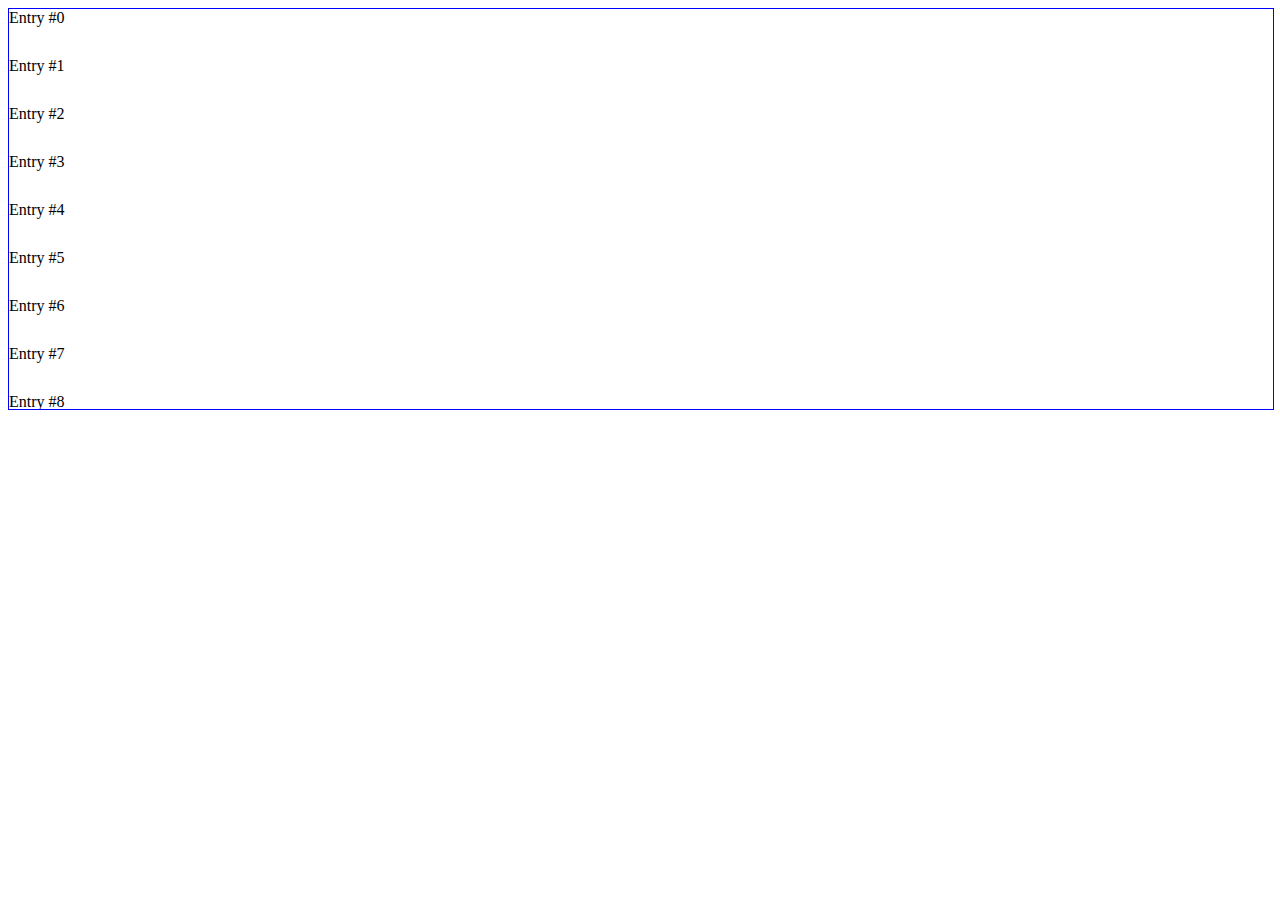
<file: libs/perfect-scrollbar-master/examples/infinite-scroll.html>
<!DOCTYPE html>
<html>
  <head>
    <link href="../css/perfect-scrollbar.css" rel="stylesheet">
    <script src="../dist/perfect-scrollbar.js"></script>
    <style>
    #container {
      height: 400px;
      width: 100%;
      border: 1px solid blue;
      overflow: auto;
      position: relative;
    }
    .entryPlaceholder {
      height: 48px;
      width: 100%;
    }
    </style>
  </head>
  <body>
    <div id="container">
    </div>

    <script>
    var $ = document.querySelector.bind(document);

    var x = 0;
    function addEntries() {
      for (var i = 0; i < 10; i++) {
        $('#container').innerHTML += '<div class="entryPlaceholder">Entry #' + (x++) + '</div>';
      }
    }

    addEntries();
    var ps = new PerfectScrollbar('#container');

    $('#container').addEventListener('ps-y-reach-end', function () {
      addEntries();
      ps.update();
    });
    </script>
  </body>
</html>
</file>
<file: libs/perfect-scrollbar-master/css/perfect-scrollbar.css>
/*
 * Container style
 */
.ps {
  overflow: hidden !important;
  overflow-anchor: none;
  -ms-overflow-style: none;
  touch-action: auto;
  -ms-touch-action: auto;
}

/*
 * Scrollbar rail styles
 */
.ps__rail-x {
  display: none;
  opacity: 0;
  transition: background-color .2s linear, opacity .2s linear;
  -webkit-transition: background-color .2s linear, opacity .2s linear;
  height: 15px;
  /* there must be 'bottom' or 'top' for ps__rail-x */
  bottom: 0px;
  /* please don't change 'position' */
  position: absolute;
}

.ps__rail-y {
  display: none;
  opacity: 0;
  transition: background-color .2s linear, opacity .2s linear;
  -webkit-transition: background-color .2s linear, opacity .2s linear;
  width: 15px;
  /* there must be 'right' or 'left' for ps__rail-y */
  right: 0;
  /* please don't change 'position' */
  position: absolute;
}

.ps--active-x > .ps__rail-x,
.ps--active-y > .ps__rail-y {
  display: block;
  background-color: transparent;
}

.ps:hover > .ps__rail-x,
.ps:hover > .ps__rail-y,
.ps--focus > .ps__rail-x,
.ps--focus > .ps__rail-y,
.ps--scrolling-x > .ps__rail-x,
.ps--scrolling-y > .ps__rail-y {
  opacity: 0.6;
}

.ps .ps__rail-x:hover,
.ps .ps__rail-y:hover,
.ps .ps__rail-x:focus,
.ps .ps__rail-y:focus,
.ps .ps__rail-x.ps--clicking,
.ps .ps__rail-y.ps--clicking {
  background-color: #eee;
  opacity: 0.9;
}

/*
 * Scrollbar thumb styles
 */
.ps__thumb-x {
  background-color: #aaa;
  border-radius: 6px;
  transition: background-color .2s linear, height .2s ease-in-out;
  -webkit-transition: background-color .2s linear, height .2s ease-in-out;
  height: 6px;
  /* there must be 'bottom' for ps__thumb-x */
  bottom: 2px;
  /* please don't change 'position' */
  position: absolute;
}

.ps__thumb-y {
  background-color: #aaa;
  border-radius: 6px;
  transition: background-color .2s linear, width .2s ease-in-out;
  -webkit-transition: background-color .2s linear, width .2s ease-in-out;
  width: 6px;
  /* there must be 'right' for ps__thumb-y */
  right: 2px;
  /* please don't change 'position' */
  position: absolute;
}

.ps__rail-x:hover > .ps__thumb-x,
.ps__rail-x:focus > .ps__thumb-x,
.ps__rail-x.ps--clicking .ps__thumb-x {
  background-color: #999;
  height: 11px;
}

.ps__rail-y:hover > .ps__thumb-y,
.ps__rail-y:focus > .ps__thumb-y,
.ps__rail-y.ps--clicking .ps__thumb-y {
  background-color: #999;
  width: 11px;
}

/* MS supports */
@supports (-ms-overflow-style: none) {
  .ps {
    overflow: auto !important;
  }
}

@media screen and (-ms-high-contrast: active), (-ms-high-contrast: none) {
  .ps {
    overflow: auto !important;
  }
}
</file>
<file: css/style.css>
@font-face {
	font-family: "OpenSans";
	src: url("../fonts/Open_Sans/OpenSans-Light.ttf") format("truetype");
	font-weight: 300;
	font-style: normal;
}

@font-face {
	font-family: "OpenSans";
	src: url("../fonts/Open_Sans/OpenSans-Bold.ttf") format("truetype");
	font-weight: 700;
	font-style: normal;
}

@font-face {
	font-family: "OpenSans";
	src: url("../fonts/Open_Sans/OpenSans.ttf") format("truetype");
	font-weight: 400;
	font-style: normal;
}

@font-face {
	font-family: "PFDinCondensedRegular";
	src: url("../fonts/PFDinCondensed/PFDinCondensedRegular/PFDinCondensedRegular.eot");
	src: url("../fonts/PFDinCondensed/PFDinCondensedRegular/PFDinCondensedRegular.eot?#iefix")format("embedded-opentype"),
	url("../fonts/PFDinCondensed/PFDinCondensedRegular/PFDinCondensedRegular.woff") format("woff"),
	url("../fonts/PFDinCondensed/PFDinCondensedRegular/PFDinCondensedRegular.ttf") format("truetype");
	font-style: normal;
	font-weight: normal;
}

/*Affect*/
@font-face {
	font-family: "Affect";
	src: url("../fonts/Affect/Affect.eot"),
	url("../fonts/Affect/Affect.woff") format("woff"),
	url("../fonts/Affect/Affect.ttf") format("truetype");
	font-style: normal;
	font-weight: normal;
}
@font-face {
	font-family: "Affect";
	src: url("../fonts/Affect/Affect.eot"),
	url("../fonts/Affect/Affect.woff") format("woff"),
	url("../fonts/Affect/Affect.ttf") format("truetype");
	font-style: normal;
	font-weight: normal;
}
@font-face {
	font-family: "Affect";
	src: url("../fonts/Affect/Affect-Bold.eot"),
	url("../fonts/Affect/Affect-Bold.woff") format("woff"),
	url("../fonts/Affect/Affect-Bold.ttf") format("truetype");
	font-style: normal;
	font-weight: bold;
}
@font-face {
	font-family: "Affect";
	src: url("../fonts/Affect/Affect-Light.eot"),
	url("../fonts/Affect/Affect-Light.woff") format("woff"),
	url("../fonts/Affect/Affect-Light.ttf") format("truetype");
	font-style: normal;
	font-weight: 400;
}


body {
	margin: 0;
	font-size: 16px;
	transition: 0.3s;
	position: relative;
	overflow-x: hidden;
	/*overflow-y: auto;*/
	overflow-y: hidden;
	font-weight: 400;
	font-family: "Affect", "OpenSans", sans-serif;
}

* {
	box-sizing: border-box;
}

a {
	display: inline-block;
}

h1,
h2,
h3,
h4,
h5,
h6 {
	margin: 0;
	font-weight: 400;
}

.btn {
	line-height: 1em;
	padding: 10px 30px;
	border: 2px solid #fff;
	outline: none;
	text-decoration: none;
	text-transform: uppercase;
	background: transparent;
	color: #fff;
	border-radius: 18px;
	text-align: center;
	font-family: "Affect", sans-serif;
	font-weight: 400;
	font-size: 10px;
	cursor: pointer;
	transition: 0.2s;
	box-shadow: 0 0 50px rgba(255, 51, 69, 0);
}

.btn:hover,
.btn:focus,
.btn:active {

}
.btn:active{
	/*position: relative;*/
	/*top: 1px;*/
}

.wrap-perspective-group:hover .btn{

}

table {
	width: 100%;
}

table,
tr,
td,
th {
	transition: 0.1s;
	border-collapse: collapse;
	border: 1px solid #ddd;
}

ul {
	list-style-type: none;
	margin: 0;
	padding: 0;
}

ul li {
	margin: 0;
	padding: 0;
}


.img {
	background-position: center;
	background-repeat: no-repeat;
}

.input {
	width: 100%;
	border: none;
	border-bottom: 3px solid #d8d8d8;
	text-align: center;
	line-height: 30px;
	letter-spacing: 3px;
	font-family: "Roboto", sans-serif;
	font-size: 14px;
	color: #979797;
}

.input:focus {
	outline: none;
}

.textarea {
	width: 100%;
	border-bottom-right-radius: 20px;
	border: 2px solid #979797;
	height: 300px;
	margin-top: 85px;
	resize: none;
	padding: 15px 25px;
	color: #979797;
	letter-spacing: 2px;
	font-size: 12px;
	font-family: "Roboto", sans-serif;
	line-height: 1.5;
}

.textarea:focus {
	outline: none;
}

::-webkit-input-placeholder {
	color: #fff;
}

::-moz-placeholder {
	color: #fff;
}

:-moz-placeholder {
	color: #fff;
}

:-ms-input-placeholder {
	color: #fff;
}


:focus::-webkit-input-placeholder {
	color: transparent
}

:focus::-moz-placeholder {
	color: transparent
}

:focus:-moz-placeholder {
	color: transparent
}

:focus:-ms-input-placeholder {
	color: transparent
}

.toggle-mnu {
	display: none;
	width: 28px;
	height: 28px;
	margin-top: 9px;
	position: absolute;
	right: 17px;
	top: 17px;
}

.toggle-mnu span:after,
.toggle-mnu span:before {
	content: "";
	position: absolute;
	left: 0;
	top: 9px;
}

.toggle-mnu span:after {
	top: 18px
}

.toggle-mnu span {
	position: relative;
	display: block
}

.toggle-mnu span,
.toggle-mnu span:after,
.toggle-mnu span:before {
	width: 100%;
	height: 2px;
	background-color: #000;
	transition: all 0.3s;
	backface-visibility: hidden;
	border-radius: 2px;
}

.toggle-mnu.on span {
	background-color: transparent;
}

.toggle-mnu.on span:before {
	transform: rotate(45deg) translate(-1px, 0px);
}

.toggle-mnu.on span:after {
	transform: rotate(-45deg) translate(6px, -7px);
}

.container {
	width: 100%;
	max-width: 1170px;
	padding: 0 15px;
	margin: 0 auto;
}
/*input material*/
.group 			  {
	position:relative;
}

input:focus, textarea{
	outline:none;
}

/* LABEL ======================================= */
/*label {*/
	/*color:#fff;*/
	/*font-size:18px;*/
	/*font-weight:normal;*/
	/*position:absolute;*/
	/*pointer-events:none;*/
	/*left: 0px;*/
	/*top: 25px;*/
	/*transition:0.2s ease all;*/
	/*-moz-transition:0.2s ease all;*/
	/*-webkit-transition:0.2s ease all;*/
/*}*/

/* active state */
/*input:invalid{*/
	/*color: transparent;*/
/*}*/
/*input:focus ~ label, input:valid ~ label{*/
	/*top:-10px;*/
	/*font-size:14px;*/
	/*color: #fff;*/
/*}*/
/*input material*/
/*help selectors*/
.flex {
	display: -webkit-flex;
	display: -moz-flex;
	display: -ms-flex;
	display: -o-flex;
	display: flex;
	-webkit-flex-wrap: wrap;
	-moz-flex-wrap: wrap;
	-ms-flex-wrap: wrap;
	-o-flex-wrap: wrap;
	flex-wrap: wrap;
}
.flex-row{
	display: flex;
	flex-direction: row;
	flex-wrap: wrap;
}
.flex-column{
	display: flex;
	flex-direction: column;
}

.layout-positioner {
    max-width: 1200px;
    margin: 0 auto;
    /*outline: 5px dotted green;*/
 }

.layout-positioner:after {
    content:'';
    display: table;
    clear: both;   
}

.overflow_hidden {
	overflow: hidden;
	position: fixed;
	width: 100%;
}
/*css*/
.main{
	background: #fff;
}
.m-r-30{
	margin-right: 30px;
}
.m-r-20{
	margin-right: 20px;
}
.m-r-10{
	margin-right: 10px;
}
.m-b-10{
	margin-bottom: 10px;
}
.p-t-20{
	padding-top: 20px;
	color: #ffffff;
	font-family: 'Affect';
	font-size: 10px;
	font-weight: 400;
	text-transform: uppercase;
	position: relative;
}
.p-t-10{
	padding-top: 10px;
	position: relative;
}

.b__header{
	min-height: 100vh;
	width: 100%;
	background: url("../img/grid.png") no-repeat,
	/*rgba(64,170,168, 0.5),*/ #40aaa8;
	background-size: cover, 100% 100%;
	background-position: center, center;
	color: #000;
	padding-top: 30px;
}
.b__head-info{
	height: 100vh;
}
.block__img-house{
	width:677px;
	height: 710px;
	background: url("../img/head-house-blue.png") no-repeat;
	position: absolute;
	right: 0;
	bottom: 0;
}
.block__first{
	position: relative;
}
/*content main*/
.block__main-content.scrollbar-custom{
	overflow: auto;
	height: calc(100vh - 80px);
	max-height: 100%;
}
.ps__rail-x,
.ps__rail-y {
	opacity: 0.6;
}
.ps__rail-y{
	top: 95px !important;
}
/*content main*/

.ul_nav{
	color: #fff;
	list-style: none;
	display: flex;
	justify-content: flex-end;
	align-items: center;
	flex-direction: row;
	flex-wrap: wrap;
	text-transform: uppercase;
	width: 100%;
	height: 55px;
}
/*menu*/
.ul_nav li{
	font-family: 'Affect';
	font-size: 15px;
	font-weight: 400;
	text-transform: uppercase;
	margin-right: 30px;
}
.ul_nav li a{
	text-decoration: none;
	color: #fff;
}
.bottom-line{
	position: relative;
	transition: all 5s;
}
.ul_nav .bottom-line:before{
	content: "";
	width: 11px;
	height: 1px;
	background-color: #ffffff;
	position: absolute;
	bottom: -5px;
	left: -10px;
	transition: all 0.5s;
	opacity: 0;
 }
.ul_nav .bottom-line:hover:before{
	opacity: 1;
	left: 0.1px;
}
/*menu*/

/* login-button */
.head-lang{
	position: relative;
	display: inline-block;
}
.head-lang:after{
	content: "";
	background: #fff;
	height: 16px;
	width: 2px;
	position: absolute;
	right: 8px;
	top: -40px;
}
a.link-head{
	color: #fff;
	text-decoration: none;
	display: inline-block;
	vertical-align: top;

}
a.link-head.btn{
	position: relative;
	z-index: 10;
	border: 2px solid transparent;
}
a.link-head.btn-active{
	border: 2px solid #fff;
}
.link-head-login{
	/*position: absolute;*/
	/*top: 10px;*/
	/*left: 85%;*/
	/*padding: 10px;*/
}

#run-div{
	position: absolute;
	z-index: 5;
	top: 9px;
	left: 0;
	width: 140px;
	height: 35px;
	border-radius: 18px;
	border: 2px solid #fff;
	cursor: pointer;
}

/* login-button */
/*lang*/
.head-lang{
	display: inline-block;
	vertical-align: top;
	width: 20px;
	text-align: right;
	color: #fff;
	font-family: 'Affect';
	font-size: 15px;
	font-weight: 400;
	line-height: 18px;
	text-transform: uppercase;
}
.lang-item a{
	color: #fff;
	text-decoration: none;
}
.head-lang a:hover{
	color: #b6b6b6;
}

/*lang*/

/*modal login*/

.wrapper-popup{
	position: fixed;
	width: 100%;
	/*height: 620px;*/
	height: 100vh;
	overflow-y: auto;
	top: 0;
	left: 0;
	background: #40aaa8;
	z-index: 50;
	overflow-x: hidden;
	display: none;

}
.active{
	display: block;
}
.popup-body-block{
	position: absolute;
	width: 300px;
	height: 250px;
	top: 50%;
	left: 50%;
	transform: translate(-50%, -50%);
	background: transparent;
	border: 3px solid #fff;
	/*overflow-y: auto;*/
	/*max-height: 90%;*/
}
.close{
	position: absolute;
	top: 5px;
	right: 5px;
	color: #fff;
	background: url('../img/icon/cross.png') no-repeat;
	width: 18px;
	height: 18px;
	cursor: pointer;
}
.close:hover{
	animation: rotateCircle 0.5s ease;

}
@keyframes rotateCircle {
	from{
		transform: rotate(0deg);
	}
	to{
		transform: rotate(360deg);
	}
}
.close i{
	color: #fff;
}
.block_login-body{
	width: 100%;
	padding: 25px 45px;
}
.form-group{

}
.mdl-textfield{
	position: relative;
	width: 100%;
	max-width: 100%;

	color: #ffffff;
	font-family: 'Affect';
	font-size: 15px;
	font-weight: 400;
	text-transform: uppercase;
	text-align: center;
}
.mdl-textfield__input{
	width: 100%;
	padding: 0;
	height: 50px;
	color: #fff;
	font-size: 14px;
	text-align: center;
	background: transparent;
	border: none;
	border-bottom: 2px solid #fff;
}
.mdl-textfield_active .mdl-textfield__label {
	display: none;
}
.mdl-textfield__label{
	display: block;
	position: absolute;
	top: 40%;
	left: 50%;
	transform: translateX(-50%);
}
.mdl-textfield__span{
	display: none;
	position: absolute;
	top: 0px;
	left: 0;
}
.mdl-textfield__error{
	display: none;
	color: #a20607;
}
button.login__btn_margin{
	padding: 10px 60px;
	margin-top: 60px;
	font-size: 12px;
	letter-spacing: 1.28px;
}

/*modal login*/


/*head middle info*/
.b__head-info{
	margin-top: 200px;
}
.b__head-info_h1{
	color: #ffffff;
	font-family: 'Affect';
	font-size: 65px;
	font-weight: 700;
	text-transform: uppercase;
	letter-spacing: 2.8px;
}
.b__head-info_p{
	color: #ffffff;
	font-family: 'Affect';
	font-size: 25px;
	font-weight: 400;
	text-transform: uppercase;
	max-height: 150px;
	overflow: hidden;
}
.wrap-head-middle-button{
	margin-top: 70px;
}
.m-r-100{
	margin-right: 100px;
}
.head-button .head-icon{
	height: 60px;
	width: 45px;
	background-repeat: no-repeat;
	background-size: contain;
}
.head-button p{
	color: #ffffff;
	font-family: 'Affect';
	font-size: 19px;
	font-weight: 400;
	letter-spacing: 3px;
	text-transform: uppercase;
	cursor: default;
}
.head-icon-1{
	background: url('../img/icon/icons8-file.png');
}
.head-icon-2{
	background: url('../img/icon/icons8-pdf.png');
}
/*head middle info*/



/*scroll*/
/*.scrollbar-custom::-webkit-scrollbar {*/
	/*width: 3px;*/
/*}*/
/*.scrollbar-custom::-webkit-scrollbar-track {*/
	/*background-color: #117eff;*/
/*}*/
/*.scrollbar-custom::-webkit-scrollbar-thumb {*/
	/*background-color: #b8c6ff;*/
/*}*/
/*.scrollbar-custom::-webkit-scrollbar-thumb:hover {}*/
/*.scrollbar-custom::-webkit-scrollbar:horizontal {*/
	/*width: 3px;*/
/*}*/
/*scroll*/


/* page 2 */
.m-b-50{
	margin-bottom: 50px;
}
.block__second .block__header-middle{
	margin-top: 100px;
	margin-bottom: 35px;
	color: #ffffff;
	font-family: 'Affect';
	font-weight: 400;
	text-transform: uppercase;
}
.block__second .block__header-middle .stage-name-h3{
	font-size: 16px;
}
.block__second .block__header-middle .stage-name-h1{
	font-size: 65px;
	font-weight: 700;
	letter-spacing: 2.8px;
}
.block__second .block__header-middle .stage-value-h3{
	font-size: 25px;
	font-weight: 400;
	text-transform: uppercase;
}
.block__second .wrapper-info-block{
	/*flex-basis: 50%;*/
	background-color: #1e7276;
	color: #fff;
	font-family: 'Roboto', sans-serif;
	padding: 25px 50px 25px 25px;
}
.block__second .wrapper-info-block-1{
	border-radius: 10px 0 0 10px;
	height: 165px
}
.block__second .wrapper-info-block-2{
	border-radius: 0 10px 10px 0px;
	height: 165px
}
.block__second .wrap-group-info-block.gr-1{
	width: 360px;
	margin-right: 30px;
}
.block__second .wrap-group-info-block.gr-2{
	width: 455px;
}
.block__second .wrapper-info-block-3{
	width: 100%;
	border-radius: 10px 0 0 10px;
	background-color: #1e7276;
	height: 165px;
	margin-bottom: 30px;
}
.block__second .wrapper-info-block-4{
	width: 100%;
	border-radius: 10px 0 0 10px;
	background-color: #1e7276;
	height: 165px;
}
.block__second .wrapper-info-block-5{
	width: 100%;
	height: 360px;
	border-radius: 0 10px 10px 0;
	padding: 25px;
}

.block__second .mdl__sale-status{
	margin: 0;
	font-size: 13px;
	font-weight: 400;
	margin-bottom: 10px;
}
.block__second .mdl__sale-value{
	margin: 0;
	font-family: 'Affect';
	font-size: 30px;
	font-weight: 400;
}
.block__second .mdl__price-value{
	margin: 0;
	color: #092621;
	font-family: 'Affect';
	font-size: 20px;
	font-weight: 400;
}
.block__second .mdl__percent{
	margin: 0;
	color: #092621;
	font-family: 'Affect';
	font-size: 20px;
	font-weight: 400;
}
.block__second .wrap-range{
	margin: 0;
	margin: 10px 0 0;
}
.block__second .range-area{
	height: 8px;
	width: 100%;
	position: relative;
	padding: 2px;

}
.block__second .range-area:before{
	content: "";
	height: 8px;
	width: 100%;
	position: absolute;
	top: 0;
	left: 0;
	border-radius: 4px;
	background-color: #21918b;
	opacity: 0.3;
}
.block__second .range-indicator{
	width: 30%;
	height: 4px;
	border-radius: 4px;
	background-color: #ffffff;
}
.block__second .wrapper-info-block__range-info{
	justify-content: space-between;
	align-items: center;
	margin: 0;
}
.block__second .wrapper-info-block-addition .link{
	color: #092621;
	font-family: Roboto;
	font-size: 13px;
	font-weight: 400;
	text-decoration: underline;
}
.block__second .mdl__price-value-big{
	color: #ffffff;
	font-family: 'Affect';
	font-size: 50px;
	font-weight: 400;
}
.block__second .wrapper-info-block-4 .mdl__sale-status,
.block__second .wrapper-info-block-3 .mdl__sale-status{
	margin: 0;
}
.block__second .block__timer-h3{
	color: #ffffff;
	font-family: Affect;
	font-size: 22px;
	font-weight: 400;
	text-transform: uppercase;
	text-align: center;
}
.block__second .wrapper_block__timer{
	display: flex;
	flex-direction: row;
	flex-wrap: nowrap;
	justify-content: space-around;
	color: #ffffff;
	font-family: 'Affect';
	font-size: 94px;
	font-weight: 400;
	margin-bottom: 80px;
}
.block__second .dots{
	text-align: center;
}
.block__second .timer-days,
.block__second .timer-hours,
.block__second .timer-minute{
	position: relative;
}
.block__second .sign-time{
	position: absolute;
	color: #ffffff;
	font-family: 'Affect';
	font-size: 12px;
	font-weight: 400;
	bottom: 0;
	left: 50%;
	transform: translateX(-50%);
}
.block__second .wrap-button{
	text-align: center;
	width: 100%;
}
.block__second .wrap-button .bnt{
	padding: 15px 100px;
	box-shadow: 0 2px 14px rgba(0, 0, 0, 0.5);
	border-radius: 31px;
	background-color: #ffffff;
	text-transform: uppercase;
}
button{
	cursor: pointer;
}

button:focus{
	outline: none;
}
/* page 2 */

/* page 3 */
.block__third .block__header-middle{
	margin-top: 100px;
	margin-bottom: 35px;
	color: #ffffff;
	font-family: Affect;
	font-weight: 400;
	text-transform: uppercase;
}
.block__third .block__header-middle .header-h1{
	font-size: 65px;
	font-weight: 700;
	letter-spacing: 2.8px;
}
.block__third .header-h1-sub{
	font-size: 22px;
	padding: 0;
	margin: 25px 0 50px;
}
.block__third .header-description{
	font-family: 'Roboto';
	font-size: 25px;
	font-weight: 400;
	text-transform: none;
}
.block__third .block__projects{
	margin-top: 90px;
}
.block__projects .h2-project{
	color: #ffffff;
	font-family: Affect;
	font-size: 29px;
	font-weight: 400;
	text-transform: uppercase;
	position: relative;
	margin-bottom: 40px;
}
.block__third .h2-project:before{
	content: "";
	width: 71px;
	height: 3px;
	background-color: #ffffff;
	position: absolute;
	bottom: -10px;
	left: 0;

}
.block__third .wrapper-slider-project{
	height: 400px;
	width: 100%;
}
.block__third .block__project-description{
	max-width: 600px;
}
.block__third .img-wrap{
	width: 300px;
	height: 300px;
	overflow: hidden;
	background: transparent;
	border-radius: 10px;
	position: relative;

	margin-right: 85px;
}
.block__third .img-wrap img{
	position: absolute;
	top: 50%;
	left: 50%;
	max-height: 100%;
	max-width: 100%;
	width: auto;
	height: auto;

	transform: translate(-50%, -50%);
}
.block__third .block__project-description .project_name{
	color: #092621;
	font-family: 'Affect';
	font-size: 43px;
	font-weight: 400;
	text-transform: uppercase;
	margin-bottom: 10px;
	padding: 0;
}
.block__third .block__project-description .project_sub-name{
	color: #ffffff;
	font-family: 'Roboto';
	font-size: 20px;
	font-weight: 400;
}
.block__third .block__project-description .project-description-text{
	color: #ffffff;
	font-family: Roboto;
	font-size: 17px;
	padding: 0;
	margin: 25px 0;
	font-weight: 400;
}
.block__third .block__project-description .btn{
	padding: 10px 40px;
	font-size: 14px;
	font-weight: 400;
	text-transform: uppercase;
}
.block__third .slick-dots{
	padding-left: 15%;
	box-sizing: border-box;
}
.block__third .block__investition{

}
.block__third .block__investition .form-group{
	margin-right: 30px;
}
.block__third .block__investition .invest-form-second-row .form-group{
	margin-right: 100px;
}
.block__third .block__investition h1{
	color: #ffffff;
	font-family: 'Affect';
	font-size: 65px;
	font-weight: 700;
	text-transform: uppercase;
	letter-spacing: 2.8px;
	margin: 150px 0 100px;
}
.block__third .block__investition #name-invest{
	width: 340px;
}
.block__third .block__investition #value-invest{
	width:  223px;
}
.block__third .block__investition #select-invest-group{
	width:  223px;
	background: transparent;
	border: 2px solid #fff;
	border-radius: 20px;
	color: #fff;
	text-align: center;
	text-align-last: center;
}
.block__third .block__investition select:focus{
	outline: none;
}
.block__third .block__investition #select-invest-group option{
	color: #303030;
	text-align: center;
}
.block__third .block__investition #email-invest{
	width: 500px;
}
.block__third .block__investition button.btn{
	padding: 10px 70px;
	box-shadow: 0 2px 14px rgba(0, 0, 0, 0.5);
	border-radius: 45px;
	border: 3px solid #ffffff;
	background-color: #ffffff;

	color: #092621;
	font-family: 'Affect';
	font-size: 17px;
	font-weight: 700;
	text-transform: uppercase;
	letter-spacing: 0.73px;
}
.m-b-70{
	margin-bottom: 70px;
}
.m-b-130{
	margin-bottom: 130px;
}
.block__third .mdl-textfield__label__value-coin{
	top: 30%;
}
.block__third .block__investition .mdl-textfield input{
	text-align: left;
	color: #ffffff;
	font-family: 'Affect';
	font-size: 25px;
	font-weight: 400;
	text-transform: uppercase;
	letter-spacing: 1.08px;
}
.block__third #value-invest{
	text-align: center;
}
.block__third .btn.mdl-textfield__input{
	border: 2px solid #fff;
}
.block__third .mdl-textfield__label__email,
.block__third .mdl-textfield__label__name{
	text-align: left;
	color: #ffffff;
	font-family: 'Affect';
	font-size: 25px;
	font-weight: 400;
	text-transform: uppercase;
	letter-spacing: 1.08px;
	top: 20%;
	left: 0;
	transform: translateX(0%);
}

/* page 3 */

/*page 4*/
.block__fourth .block__about-project{
	padding-bottom: 50px;
}
.block__fourth .h1__about-project{
	color: #fff;
	font-family: 'Affect';
	font-size: 65px;
	font-weight: 700;
	text-transform: uppercase;
	letter-spacing: 2.8px;
}
.block__fourth .text-about-project{
	color: #ffffff;
	font-family: 'Roboto';
	font-size: 25px;
	font-weight: 400;
}
.block__fourth .h2__about-project{
	color: #ffffff;
	font-family: Affect;
	font-size: 29px;
	font-weight: 400;
	text-transform: uppercase;
	position: relative;
}
.m-b-50{
	margin-bottom: 60px;
}
.block__fourth .h2__about-project:before{
	content: "";
	width: 131px;
	height: 3px;
	background-color: #ffffff;
	position: absolute;
	bottom: -10px;
	left: 0;
}
.block__fourth  .image-item{
	width: 312px;
	height: 312px;
	position: relative;
}

.block__fourth  .image-item img{
	width: auto;
	height: auto;
	max-height: 100%;
	max-width: 100%;
	position: absolute;
	top: 50%;
	left: 50%;
	transform: translate(-50%, -50%);
}


/*margin beetween slides*/

/* the slides */
.block__fourth  .slick-slide {
	margin: 0 10px;
}
/* the parent */
.block__fourth  .slick-list {
	margin: 0 -10px;
}
.fa.fa-arrow-left.slick-arrow{
	display: none !important;
}
.fa.fa-arrow-right.slick-arrow{
	position: absolute;
	top: 50%;
	right: -20px;
	color:#fff;
	cursor: pointer;
	font-size: 20px;
}
/*page 4*/

/*scroll buutton to top*/
.scrollToTop{
	position: fixed;
	bottom: 25px;
	right: -50px;
	background-color: #000;
	z-index: 20;
	border-radius: 10em;
	color: #666;
	font-size: 26px;
	width: 50px;
	height: 50px;
	text-align: center;
	line-height: 50px;
	cursor: pointer;
	transition: all 0.5s ease;
	opacity: .5;
}
.scrollToTop i{
	line-height: 0px;
}

.scrollToTop:hover{
	color: rgb(64,170,168);
	background-color: rgb(255, 255, 255);
	opacity: 1;
}

.scrollToTop.active{
	right: 25px;
}

/*map*/
.block__fifth{
	height: 300px;
	background: #fff;
}
.map {
	width: 100%;
	height: 300px;
}
/*map*/

/*page 5*/
.block__sixth{
	min-height: 800px;
	color: #ffffff;
	font-family: 'Affect';
	position: relative;
	margin-top: 200px;
}

.block__sixth .container__head{
	font-size: 65px;
	font-weight: 700;
	line-height: 56px;
	letter-spacing: 2.8px;
	text-transform: uppercase;
}
.block__sixth .container__description{
	font-family: 'Roboto';
	font-size: 16px;
	font-weight: 400;
}

.block__select-floor{
	margin-top: 50px;
}
.item__floor{
	height: 110px;
}
.floor-value{
	text-align: center;
	width: 50px;
	color: #18525c;
	font-family: 'Affect';
	font-size: 77px;
	font-weight: 400;
}
.square{
	width: 2px;
	height: 2px;
	background: #18505b;
	margin-right: 2px;

	transform: skew(-20deg,0deg);
}
.square.active{
	background: #fff;
}
.wrap__floor-indicator{
	justify-content: center;
	flex-grow: 1;
}

.floor-indicator{
	align-items: center;
	background: #1b646f;
	height: 4px;
	align-self: center;
}
.image-container{
	position: absolute;
	bottom: 0;
	right: 0;
	width: 900px;
	height: 550px;
	background: url("../img/bitmappark.png") no-repeat;
	background-size: 100% 100%;
}
.block__select-zone{
	display: flex;
	flex-direction: column;
	height: 100%;
	width: 100%;
	justify-content: ;
	align-items: stretch;
}
.block__select-zone > div{
	width: 100%;
	height: 20%;
	background: transparent;
}
.block__select-zone > div:hover{
	background: #226c72;
	opacity: 0.5;
	cursor: pointer;
}

.block__select-zone> div{
	position:relative;
}
.block__select-zone> div:after{
	content:attr(data-description);
	color:#fff;
	font-family: 'Affect';
	background:#333;
	background:rgba(51,51,51,0.75);
	padding:5px;
	position:absolute;
	right:-9999px;
	opacity:0;
	bottom:100%;
	white-space:nowrap;
	-webkit-transition:0.25s linear opacity;
}
.block__select-zone> div:hover:after{
	right:5px;
	opacity:1;
}
/*popup parcking*/

/*page 5*/

/*page 6*/
.block__seventh{
	min-height: 500px;
	color: #ffffff;
	font-family: 'Affect';
	margin-top: 200px;
}
.block__seventh .container__head{
	font-size: 65px;
	font-weight: 700;
	text-transform: uppercase;
	letter-spacing: 2.8px;
	position: relative;
	height: 200px;
	padding: 0 45px;
}
.block__seventh .container__head:before{
	content: "";
	position: absolute;
	top: -50%;
	left: 0;
	height: 300px;
	width: 5px;
	background: linear-gradient(to bottom, rgba(255,255,255,0) 0%,rgba(255,255,255,0.49) 25%,rgba(255,255,255,1) 53%,rgba(255,255,255,1) 99%);
}
.item-advantage{
	position: relative;
	padding: 5px 50px;
	border-left: 5px solid #fff;
	height: 300px;
}
.item-advantage-empty{
	border-left: 5px solid #fff;
	height: 175px;
}
.item-advantage:before{
	content: "";
	position: absolute;
	top: -5px;
	left: -33px;
	height: 69px;
	width: 60px;
	background: url("../img/icon/polygon-2.png") no-repeat;
	background-size: contain;
}
.item-advantage h3{
	color: #ffffff;
	font-family: 'Affect';
	font-size: 30px;
	font-weight: 700;
	text-transform: uppercase;
	letter-spacing: 1.29px;
}

.item-advantage p{
	color: #ffffff;
	font-family: Roboto;
	font-size: 15px;
	font-weight: 400;
}
.advantage-list-first-column,
.advantage-list-second-column{
	flex-basis: 50%;
}
/*page 6*/

/*page 8*/
.block__nineth{
	min-height: 600px;
	margin-top: 200px;
}
.block__nineth h1{
	color: #ffffff;
	font-family: 'Affect';
	font-size: 65px;
	font-weight: 700;
	text-transform: uppercase;
	letter-spacing: 2.8px;
	margin-bottom: 100px;
}
/*hexagon frame*/
.hexagon {
	position: relative;
	width: 265px;
	height: 153.00px;
	margin: 76.50px 0;
	background: #aaeeee;
	/*background-image: url("");*/
	background-size: auto 305.9956px;
	background-position: center;
	margin-right: 85px;
	margin-bottom: 130px;
}
.hexagon:nth-child(3n+3){
	margin-right: 0px;
}

.hexTop,
.hexBottom {
	position: absolute;
	z-index: 1;
	width: 187.38px;
	height: 187.38px;
	overflow: hidden;
	-webkit-transform: scaleY(0.5774) rotate(-45deg);
	-ms-transform: scaleY(0.5774) rotate(-45deg);
	transform: scaleY(0.5774) rotate(-45deg);
	background: inherit;
	left: 38.81px;
}

/*counter transform the bg image on the caps*/
.hexTop:after,
.hexBottom:after {
	content: "";
	position: absolute;
	width: 265.0000px;
	height: 152.99782133525085px;
	-webkit-transform:  rotate(45deg) scaleY(1.7321) translateY(-76.4989px);
	-ms-transform:      rotate(45deg) scaleY(1.7321) translateY(-76.4989px);
	transform:          rotate(45deg) scaleY(1.7321) translateY(-76.4989px);
	-webkit-transform-origin: 0 0;
	-ms-transform-origin: 0 0;
	transform-origin: 0 0;
	background: inherit;
}

.hexTop {
	top: -93.6916px;
}

.hexTop:after {
	background-position: center top;
}

.hexBottom {
	bottom: -93.6916px;
}

.hexBottom:after {
	background-position: center bottom;
}

.hexagon:after {
	content: "";
	position: absolute;
	top: 0.0000px;
	left: 0;
	width: 265.0000px;
	height: 152.9978px;
	z-index: 2;
	background: inherit;
}
/*hexagon frame*/
/*page 8*/
/*page 9*/
.block__tenth{
	min-height: 500px;
	color: #ffffff;
	font-family: 'Affect';
	margin-bottom: 100px;
}
.block__tenth h1.h1{
	font-size: 65px;
	font-weight: 700;
	text-transform: uppercase;
	letter-spacing: 2.8px;
	margin-bottom: 130px;
	line-height: 1em;
}

.block__tenth .wrapper-how-use .p-how-use{
	color: #ffffff;
	font-family: 'Roboto';
	font-size: 13px;
	font-weight: 400;
	height: 150px;
	overflow: hidden;
}
.block__tenth .wrapper-how-use .h1-how-use{
	font-size: 35px;
	font-weight: 700;
	text-transform: uppercase;
	letter-spacing: 1.51px;
	line-height: 1em;
	min-height: 90px;
}
.block__tenth .wrapper-how-use .icon-how-use{
	width: 100px;
	height: 100px;
	/*margin: 0 auto;*/
	margin-bottom: 25px;
}
.block__tenth .wrapper-how-use .icon-how-use.icon-how-use-1{
	background: url("../img/icon/icons8-car.png");
	background-repeat: no-repeat;
	background-size: contain;
	background-position: center;
}
.block__tenth .wrapper-how-use .icon-how-use.icon-how-use-2{
	background: url("../img/icon/icons8-skyscrapers.png");
	background-repeat: no-repeat;
	background-size: contain;
	background-position: center;
}
.block__tenth .wrapper-how-use .icon-how-use.icon-how-use-3{
	background: url("../img/icon/icons8-online-money-transfer.png");
	background-repeat: no-repeat;
	background-size: contain;
	background-position: center;
}
/*page 9*/

/*page 10 faq*/
.block__eleventh{
	min-height: 500px;
	color: #fff;
	width: 100%;
}
.block__eleventh h1{
	font-family: 'Affect';
	font-size: 65px;
	font-weight: 700;
	text-transform: uppercase;
	margin-bottom: 70px;
	letter-spacing: 2.8px;
}
.block_faq{
	margin-bottom: 130px;
}

.block__eleventh .wrapper-faq-group .question{
	min-height: 70px;
	width: 100%;
	position: relative;
	cursor: pointer;
	border-radius: 7px;
	background-color: #1e7276;
	font-family: 'Affect';
	font-size: 22px;
	font-weight: 700;
	text-transform: uppercase;
	letter-spacing: 0.95px;
	padding: 20px 30px;
	margin-bottom: 30px;
}
.block__eleventh .wrapper-faq-group .question:after{
	content: "\f107";
	font-family: "FontAwesome";
	width: 20px;
	height: 20px;
	position: absolute;
	right: 20px;
	top: 50%;
	transform: translateY(-50%);

}
.block__eleventh .wrapper-faq-group .answer{
	display: none;
	margin: 70px 0;
}

/*feedback*/
.wrapper__feedback-block{
	margin-bottom: 100px;
}
.wrapper__feedback-block .form-group-input{
	max-width: 340px;
}
.block__eleventh input{
	width: 336px;
	text-align: left;
}
.m-r-50{
	margin-right: 50px;
}
.block__eleventh .mdl-textfield__label{
	left: 0;
	transform: translateX(0);
	top: 30%;
	font-size: 25px;
	font-weight: 400;
	text-transform: uppercase;
	/* Text style for "тел" */
	letter-spacing: 1.08px;
}
.mdl-textfield textarea{
	background: transparent;
	width: 100%;
	border: 3px solid #fff;
	border-bottom-left-radius: 19px;
	color: #fff;
	font-family: 'Roboto';
	padding: 30px 20px;
	font-size: 15px;
	font-weight: 400;
}
.block__eleventh .wrap-button{
	text-align: right;
	width: 100%;
}
.m-b-100{
	margin-bottom: 100px;
}
.m-b-80{
	margin-bottom: 80px;
}
.block__eleventh .wrap-button .bnt{
	padding: 15px 100px;
	box-shadow: 0 2px 14px rgba(0, 0, 0, 0.5);
	border-radius: 31px;
	background-color: #ffffff;
	text-transform: uppercase;
}
/*feedback*/
/*page 10 faq*/
</file>
<file: css/style-media.css>
/* media */
@media only screen and (max-width : 1400px) {

}
@media only screen and (max-width : 1200px) {
	
}
@media only screen and (max-width : 992px) {
	
}
@media only screen and (max-width : 768px) {

}
@media only screen and (max-width : 540px) {
	
}
@media only screen and (max-width : 480px) {
	
}
@media only screen and (max-width : 340px) {
	
}
@media only screen and (max-width : 320px) {
	
}
/* media */
</file>
<file: css/history.css>
@font-face {
    font-family: "OpenSans";
    src: url("../fonts/Open_Sans/OpenSans-Light.ttf") format("truetype");
    font-weight: 300;
    font-style: normal;
}

@font-face {
    font-family: "OpenSans";
    src: url("../fonts/Open_Sans/OpenSans-Bold.ttf") format("truetype");
    font-weight: 700;
    font-style: normal;
}

@font-face {
    font-family: "OpenSans";
    src: url("../fonts/Open_Sans/OpenSans.ttf") format("truetype");
    font-weight: 400;
    font-style: normal;
}

@font-face {
    font-family: "PFDinCondensedRegular";
    src: url("../fonts/PFDinCondensed/PFDinCondensedRegular/PFDinCondensedRegular.eot");
    src: url("../fonts/PFDinCondensed/PFDinCondensedRegular/PFDinCondensedRegular.eot?#iefix")format("embedded-opentype"),
    url("../fonts/PFDinCondensed/PFDinCondensedRegular/PFDinCondensedRegular.woff") format("woff"),
    url("../fonts/PFDinCondensed/PFDinCondensedRegular/PFDinCondensedRegular.ttf") format("truetype");
    font-style: normal;
    font-weight: normal;
}

/*Affect*/
@font-face {
    font-family: "Affect";
    src: url("../fonts/Affect/Affect.eot"),
    url("../fonts/Affect/Affect.woff") format("woff"),
    url("../fonts/Affect/Affect.ttf") format("truetype");
    font-style: normal;
    font-weight: normal;
}
@font-face {
    font-family: "Affect";
    src: url("../fonts/Affect/Affect.eot"),
    url("../fonts/Affect/Affect.woff") format("woff"),
    url("../fonts/Affect/Affect.ttf") format("truetype");
    font-style: normal;
    font-weight: normal;
}
@font-face {
    font-family: "Affect";
    src: url("../fonts/Affect/Affect-Bold.eot"),
    url("../fonts/Affect/Affect-Bold.woff") format("woff"),
    url("../fonts/Affect/Affect-Bold.ttf") format("truetype");
    font-style: normal;
    font-weight: bold;
}
@font-face {
    font-family: "Affect";
    src: url("../fonts/Affect/Affect-Light.eot"),
    url("../fonts/Affect/Affect-Light.woff") format("woff"),
    url("../fonts/Affect/Affect-Light.ttf") format("truetype");
    font-style: normal;
    font-weight: 400;
}
/*RoadRadio*/
@font-face {
    font-family: 'RoadRadio';
    src: url('../fonts/RoadRadio/RoadRadio.eot');
    src: local('RoadRadio'),
    url('../fonts/RoadRadio/RoadRadio.eot?#iefix') format('embedded-opentype'),
    url('../fonts/RoadRadio/RoadRadio.woff') format('woff'),
    url('../fonts/RoadRadio/RoadRadio.ttf') format('truetype');
    font-weight: normal;
    font-style: normal;
}
body {
    margin: 0;
    font-size: 16px;
    transition: 0.3s;
    position: relative;
    overflow-x: hidden;
    overflow-y: hidden;
    font-weight: 400;
    font-family: "Affect", "OpenSans", sans-serif;
}

* {
    box-sizing: border-box;
}

a {
    display: inline-block;
}

h1,
h2,
h3,
h4,
h5,
h6 {
    margin: 0;
    font-weight: 400;
}

.btn {
    line-height: 1em;
    padding: 10px 30px;
    border: 2px solid #fff;
    outline: none;
    text-decoration: none;
    text-transform: uppercase;
    background: transparent;
    color: #fff;
    border-radius: 18px;
    text-align: center;
    font-family: "Affect", sans-serif;
    font-weight: 400;
    font-size: 10px;
    cursor: pointer;
    transition: 0.2s;
    box-shadow: 0 0 50px rgba(255, 51, 69, 0);
}

.btn:hover,
.btn:focus,
.btn:active {

}
.btn:active{
    /*position: relative;*/
    /*top: 1px;*/
}

.wrap-perspective-group:hover .btn{

}

table {
    width: 100%;
}

table,
tr,
td,
th {
    transition: 0.1s;
    border-collapse: collapse;
    border: 1px solid #ddd;
}

ul {
    list-style-type: none;
    margin: 0;
    padding: 0;
}

ul li {
    margin: 0;
    padding: 0;
}


.img {
    background-position: center;
    background-repeat: no-repeat;
}

.input {
    width: 100%;
    border: none;
    border-bottom: 3px solid #d8d8d8;
    text-align: center;
    line-height: 30px;
    letter-spacing: 3px;
    font-family: "Roboto", sans-serif;
    font-size: 14px;
    color: #979797;
}

.input:focus {
    outline: none;
}

.textarea {
    width: 100%;
    border-bottom-right-radius: 20px;
    border: 2px solid #979797;
    height: 300px;
    margin-top: 85px;
    resize: none;
    padding: 15px 25px;
    color: #979797;
    letter-spacing: 2px;
    font-size: 12px;
    font-family: "Roboto", sans-serif;
    line-height: 1.5;
}

.textarea:focus {
    outline: none;
}

::-webkit-input-placeholder {
    color: #fff;
}

::-moz-placeholder {
    color: #fff;
}

:-moz-placeholder {
    color: #fff;
}

:-ms-input-placeholder {
    color: #fff;
}


:focus::-webkit-input-placeholder {
    color: transparent
}

:focus::-moz-placeholder {
    color: transparent
}

:focus:-moz-placeholder {
    color: transparent
}

:focus:-ms-input-placeholder {
    color: transparent
}

.toggle-mnu {
    display: none;
    width: 28px;
    height: 28px;
    margin-top: 9px;
    position: absolute;
    right: 17px;
    top: 17px;
}

.toggle-mnu span:after,
.toggle-mnu span:before {
    content: "";
    position: absolute;
    left: 0;
    top: 9px;
}

.toggle-mnu span:after {
    top: 18px
}

.toggle-mnu span {
    position: relative;
    display: block
}

.toggle-mnu span,
.toggle-mnu span:after,
.toggle-mnu span:before {
    width: 100%;
    height: 2px;
    background-color: #000;
    transition: all 0.3s;
    backface-visibility: hidden;
    border-radius: 2px;
}

.toggle-mnu.on span {
    background-color: transparent;
}

.toggle-mnu.on span:before {
    transform: rotate(45deg) translate(-1px, 0px);
}

.toggle-mnu.on span:after {
    transform: rotate(-45deg) translate(6px, -7px);
}

.container {
    width: 100%;
    max-width: 1170px;
    padding: 0 15px;
    margin: 0 auto;
}
/*input material*/
.group 			  {
    position:relative;
}

input:focus, textarea{
    outline:none;
}

/* LABEL ======================================= */
/*label {*/
/*color:#fff;*/
/*font-size:18px;*/
/*font-weight:normal;*/
/*position:absolute;*/
/*pointer-events:none;*/
/*left: 0px;*/
/*top: 25px;*/
/*transition:0.2s ease all;*/
/*-moz-transition:0.2s ease all;*/
/*-webkit-transition:0.2s ease all;*/
/*}*/

/* active state */
/*input:invalid{*/
/*color: transparent;*/
/*}*/
/*input:focus ~ label, input:valid ~ label{*/
/*top:-10px;*/
/*font-size:14px;*/
/*color: #fff;*/
/*}*/
/*input material*/
/*help selectors*/
.flex {
    display: -webkit-flex;
    display: -moz-flex;
    display: -ms-flex;
    display: -o-flex;
    display: flex;
    -webkit-flex-wrap: wrap;
    -moz-flex-wrap: wrap;
    -ms-flex-wrap: wrap;
    -o-flex-wrap: wrap;
    flex-wrap: wrap;
}
.flex-row{
    display: flex;
    flex-direction: row;
    flex-wrap: wrap;
}
.flex-column{
    display: flex;
    flex-direction: column;
}

.layout-positioner {
    max-width: 1200px;
    margin: 0 auto;
    /*outline: 5px dotted green;*/
}

.layout-positioner:after {
    content:'';
    display: table;
    clear: both;
}

.overflow_hidden {
    overflow: hidden;
    position: fixed;
    width: 100%;
}
/*css*/
.main{
    background: #fff;
}
.m-r-30{
    margin-right: 30px;
}
.m-r-20{
    margin-right: 20px;
}
.m-r-10{
    margin-right: 10px;
}
.p-t-20{
    padding-top: 20px;
    color: #ffffff;
    font-family: 'Affect';
    font-size: 10px;
    font-weight: 400;
    text-transform: uppercase;
    position: relative;
}
.p-t-10{
    padding-top: 10px;
    position: relative;
}
.m-t-100{
    margin-top: 100px;
}
.b__header{
    min-height: 963px;
    /*overflow: hidden;*/
    width: 100%;
    background: url("../img/grid.png") no-repeat, #40aaa8;
    background-size: cover, 100% 100%;
    background-position: center, center;
    color: #000;
    padding-top: 30px;
}
.ul_nav{
    color: #fff;
    list-style: none;
    display: flex;
    justify-content: flex-end;
    align-items: center;
    flex-direction: row;
    flex-wrap: wrap;
    text-transform: uppercase;
    width: 100%;
    height: 55px;
}
/*menu*/
.ul_nav li{
    font-family: 'Affect';
    font-size: 15px;
    font-weight: 400;
    text-transform: uppercase;
    margin-right: 30px;
}
.ul_nav li a{
    text-decoration: none;
    color: #fff;
}
/*menu*/

/* login-button */
.head-lang{
    position: relative;
    display: inline-block;
}
.head-lang:after{
    content: "";
    background: #fff;
    height: 16px;
    width: 2px;
    position: absolute;
    right: 8px;
    top: -40px;
}
a.link-head{
    color: #fff;
    text-decoration: none;
    display: inline-block;
    vertical-align: top;
}
a.link-head.btn{
    border: 2px solid transparent;
}
a.link-head.btn-active{
    border: 2px solid #fff;
}
.link-head-login{
    /*position: absolute;*/
    /*top: 10px;*/
    /*left: 85%;*/
    /*padding: 10px;*/
}

#run-div{
    position: absolute;
    top: 9px;
    left: 0;
    width: 140px;
    height: 35px;
    border-radius: 18px;
    border: 2px solid #fff;
    cursor: pointer;
}

/* login-button */
/*lang*/
.head-lang{
    display: inline-block;
    vertical-align: top;
    width: 20px;
    text-align: right;
    color: #fff;
    font-family: 'Affect';
    font-size: 15px;
    font-weight: 400;
    line-height: 18px;
    text-transform: uppercase;
}
.lang-item a{
    color: #fff;
    text-decoration: none;
}
.head-lang a:hover{
    color: #b6b6b6;
}

/*lang*/


/* page 3 */
/*content main*/
.block__main-content.scrollbar-custom{
    overflow: auto;
    height: calc(100vh - 80px);
    max-height: 100%;
}
.ps__rail-x,
.ps__rail-y {
    opacity: 0.6;
}
.ps__rail-y{
    top: 95px !important;
}
/*content main*/

.block__profile-history h1{
    color: #ffffff;
    font-family: Affect;
    font-size: 65px;
    font-weight: 700;
    text-transform: uppercase;
    /* Text style for "Текущее со" */
    letter-spacing: 2.8px;
    margin-bottom: 70px;
    margin-top: 150px;
}
.m-b-50{
    margin-bottom: 50px;
}
.stage-name-h1{
    line-height: 1em;
}
.block__second .block__header-middle {
    margin-bottom: 70px;
}
.wrap__button .btn.btn-buy-token{
    padding: 20px 70px;
    border-radius: 31px;
    border: 3px solid #ffffff;
    color: #ffffff;
    font-family: 'Affect';
    font-size: 15px;
    font-weight: 400;
    text-transform: uppercase;
}
.wrap__button .btn.btn-add-history{
    padding: 10px 30px;
    border-radius: 31px;
    border: 3px solid #ffffff;
    color: #ffffff;
    font-family: 'Affect';
    font-size: 15px;
    font-weight: 400;
    text-transform: uppercase;
    margin-top: 90px;
}
.block__profile-history{
    padding-bottom: 100px;
}
.block__profile-history .head-table{
    padding: 20px 0;
    border-bottom: 1px solid #fff;
}
.block__profile-history .head-table > div{
    color: #ffffff;
    font-family: "RoadRadio";
    font-size: 15px;
    font-weight: 700;
    /* Text style for "сумма коин" */
    letter-spacing: 0.5px;
}
.m-r-120{
    margin-right: 110px;
}
.m-r-90{
    margin-right: 90px;
}
.m-r-130{
    margin-right: 110px;
}
.table-item{
    margin-top: 25px;
}
.table-item > div{
    width: 130px;
    border-bottom: 1px solid #fff;
    color: #ffffff;
    font-family: "RoadRadio";
    font-size: 14px;
    font-weight: 400;
    letter-spacing: 0.47px;
    margin-right: 45px;
    height: 35px;
    padding: 10px 0;
}
.table-item > div:last-child{
    margin-right: 0px;
    width: 147px;
}
@media only screen and (min-width: 1170px) {

}
</file>
<file: css/news.css>
@font-face {
    font-family: "OpenSans";
    src: url("../fonts/Open_Sans/OpenSans-Light.ttf") format("truetype");
    font-weight: 300;
    font-style: normal;
}

@font-face {
    font-family: "OpenSans";
    src: url("../fonts/Open_Sans/OpenSans-Bold.ttf") format("truetype");
    font-weight: 700;
    font-style: normal;
}

@font-face {
    font-family: "OpenSans";
    src: url("../fonts/Open_Sans/OpenSans.ttf") format("truetype");
    font-weight: 400;
    font-style: normal;
}

@font-face {
    font-family: "PFDinCondensedRegular";
    src: url("../fonts/PFDinCondensed/PFDinCondensedRegular/PFDinCondensedRegular.eot");
    src: url("../fonts/PFDinCondensed/PFDinCondensedRegular/PFDinCondensedRegular.eot?#iefix")format("embedded-opentype"),
    url("../fonts/PFDinCondensed/PFDinCondensedRegular/PFDinCondensedRegular.woff") format("woff"),
    url("../fonts/PFDinCondensed/PFDinCondensedRegular/PFDinCondensedRegular.ttf") format("truetype");
    font-style: normal;
    font-weight: normal;
}

/*Affect*/
@font-face {
    font-family: "Affect";
    src: url("../fonts/Affect/Affect.eot"),
    url("../fonts/Affect/Affect.woff") format("woff"),
    url("../fonts/Affect/Affect.ttf") format("truetype");
    font-style: normal;
    font-weight: normal;
}
@font-face {
    font-family: "Affect";
    src: url("../fonts/Affect/Affect.eot"),
    url("../fonts/Affect/Affect.woff") format("woff"),
    url("../fonts/Affect/Affect.ttf") format("truetype");
    font-style: normal;
    font-weight: normal;
}
@font-face {
    font-family: "Affect";
    src: url("../fonts/Affect/Affect-Bold.eot"),
    url("../fonts/Affect/Affect-Bold.woff") format("woff"),
    url("../fonts/Affect/Affect-Bold.ttf") format("truetype");
    font-style: normal;
    font-weight: bold;
}
@font-face {
    font-family: "Affect";
    src: url("../fonts/Affect/Affect-Light.eot"),
    url("../fonts/Affect/Affect-Light.woff") format("woff"),
    url("../fonts/Affect/Affect-Light.ttf") format("truetype");
    font-style: normal;
    font-weight: 400;
}


body {
    margin: 0;
    font-size: 16px;
    transition: 0.3s;
    position: relative;
    overflow-x: hidden;
    overflow-y: hidden;
    font-weight: 400;
    font-family: "Affect", "OpenSans", sans-serif;
}

* {
    box-sizing: border-box;
}

a {
    display: inline-block;
}

h1,
h2,
h3,
h4,
h5,
h6 {
    margin: 0;
    font-weight: 400;
}

.btn {
    line-height: 1em;
    padding: 10px 30px;
    border: 2px solid #fff;
    outline: none;
    text-decoration: none;
    text-transform: uppercase;
    background: transparent;
    color: #fff;
    border-radius: 18px;
    text-align: center;
    font-family: "Affect", sans-serif;
    font-weight: 400;
    font-size: 10px;
    cursor: pointer;
    transition: 0.2s;
    box-shadow: 0 0 50px rgba(255, 51, 69, 0);
}

.btn:hover,
.btn:focus,
.btn:active {

}
.btn:active{
    /*position: relative;*/
    /*top: 1px;*/
}

.wrap-perspective-group:hover .btn{

}

table {
    width: 100%;
}

table,
tr,
td,
th {
    transition: 0.1s;
    border-collapse: collapse;
    border: 1px solid #ddd;
}

ul {
    list-style-type: none;
    margin: 0;
    padding: 0;
}

ul li {
    margin: 0;
    padding: 0;
}


.img {
    background-position: center;
    background-repeat: no-repeat;
}

.input {
    width: 100%;
    border: none;
    border-bottom: 3px solid #d8d8d8;
    text-align: center;
    line-height: 30px;
    letter-spacing: 3px;
    font-family: "Roboto", sans-serif;
    font-size: 14px;
    color: #979797;
}

.input:focus {
    outline: none;
}

.textarea {
    width: 100%;
    border-bottom-right-radius: 20px;
    border: 2px solid #979797;
    height: 300px;
    margin-top: 85px;
    resize: none;
    padding: 15px 25px;
    color: #979797;
    letter-spacing: 2px;
    font-size: 12px;
    font-family: "Roboto", sans-serif;
    line-height: 1.5;
}

.textarea:focus {
    outline: none;
}

::-webkit-input-placeholder {
    color: #fff;
}

::-moz-placeholder {
    color: #fff;
}

:-moz-placeholder {
    color: #fff;
}

:-ms-input-placeholder {
    color: #fff;
}


:focus::-webkit-input-placeholder {
    color: transparent
}

:focus::-moz-placeholder {
    color: transparent
}

:focus:-moz-placeholder {
    color: transparent
}

:focus:-ms-input-placeholder {
    color: transparent
}

.toggle-mnu {
    display: none;
    width: 28px;
    height: 28px;
    margin-top: 9px;
    position: absolute;
    right: 17px;
    top: 17px;
}

.toggle-mnu span:after,
.toggle-mnu span:before {
    content: "";
    position: absolute;
    left: 0;
    top: 9px;
}

.toggle-mnu span:after {
    top: 18px
}

.toggle-mnu span {
    position: relative;
    display: block
}

.toggle-mnu span,
.toggle-mnu span:after,
.toggle-mnu span:before {
    width: 100%;
    height: 2px;
    background-color: #000;
    transition: all 0.3s;
    backface-visibility: hidden;
    border-radius: 2px;
}

.toggle-mnu.on span {
    background-color: transparent;
}

.toggle-mnu.on span:before {
    transform: rotate(45deg) translate(-1px, 0px);
}

.toggle-mnu.on span:after {
    transform: rotate(-45deg) translate(6px, -7px);
}

.container {
    width: 100%;
    max-width: 1170px;
    padding: 0 15px;
    margin: 0 auto;
}
/*input material*/
.group 			  {
    position:relative;
}

input:focus, textarea{
    outline:none;
}

/* LABEL ======================================= */
/*label {*/
/*color:#fff;*/
/*font-size:18px;*/
/*font-weight:normal;*/
/*position:absolute;*/
/*pointer-events:none;*/
/*left: 0px;*/
/*top: 25px;*/
/*transition:0.2s ease all;*/
/*-moz-transition:0.2s ease all;*/
/*-webkit-transition:0.2s ease all;*/
/*}*/

/* active state */
/*input:invalid{*/
    /*color: transparent;*/
/*}*/
/*input:focus ~ label, input:valid ~ label{*/
/*top:-10px;*/
/*font-size:14px;*/
/*color: #fff;*/
/*}*/
/*input material*/
/*help selectors*/
.flex {
    display: -webkit-flex;
    display: -moz-flex;
    display: -ms-flex;
    display: -o-flex;
    display: flex;
    -webkit-flex-wrap: wrap;
    -moz-flex-wrap: wrap;
    -ms-flex-wrap: wrap;
    -o-flex-wrap: wrap;
    flex-wrap: wrap;
}
.flex-row{
    display: flex;
    flex-direction: row;
    flex-wrap: wrap;
}
.flex-column{
    display: flex;
    flex-direction: column;
}

.layout-positioner {
    max-width: 1200px;
    margin: 0 auto;
    /*outline: 5px dotted green;*/
}

.layout-positioner:after {
    content:'';
    display: table;
    clear: both;
}

.overflow_hidden {
    overflow: hidden;
    position: fixed;
    width: 100%;
}
/*css*/
.main{
    background: #fff;
}
.m-r-30{
    margin-right: 30px;
}
.m-r-20{
    margin-right: 20px;
}
.m-r-10{
    margin-right: 10px;
}
.p-t-20{
    padding-top: 20px;
    color: #ffffff;
    font-family: 'Affect';
    font-size: 10px;
    font-weight: 400;
    text-transform: uppercase;
    position: relative;
}
.p-t-10{
    padding-top: 10px;
    position: relative;
}
.m-t-100{
    margin-top: 100px;
}
.b__header{
    min-height: 963px;
    /*overflow: hidden;*/
    width: 100%;
    background: url("../img/grid.png") no-repeat, #40aaa8;
    background-size: cover, 100% 100%;
    background-position: center, center;
    color: #000;
    padding-top: 30px;
}
.ul_nav{
    color: #fff;
    list-style: none;
    display: flex;
    justify-content: flex-end;
    align-items: center;
    flex-direction: row;
    flex-wrap: wrap;
    text-transform: uppercase;
    width: 100%;
    height: 55px;
}
/*menu*/
.ul_nav li{
    font-family: 'Affect';
    font-size: 15px;
    font-weight: 400;
    text-transform: uppercase;
    margin-right: 30px;
}
.ul_nav li a{
    text-decoration: none;
    color: #fff;
}
/*menu*/

/* login-button */
.head-lang{
    position: relative;
    display: inline-block;
}
.head-lang:after{
    content: "";
    background: #fff;
    height: 16px;
    width: 2px;
    position: absolute;
    right: 8px;
    top: -40px;
}
a.link-head{
    color: #fff;
    text-decoration: none;
    display: inline-block;
    vertical-align: top;
}
a.link-head.btn{
    border: 2px solid transparent;
}
a.link-head.btn-active{
    border: 2px solid #fff;
}
.link-head-login{
    /*position: absolute;*/
    /*top: 10px;*/
    /*left: 85%;*/
    /*padding: 10px;*/
}

#run-div{
    position: absolute;
    top: 9px;
    left: 0;
    width: 140px;
    height: 35px;
    border-radius: 18px;
    border: 2px solid #fff;
    cursor: pointer;
}

/* login-button */
/*lang*/
.head-lang{
    display: inline-block;
    vertical-align: top;
    width: 20px;
    text-align: right;
    color: #fff;
    font-family: 'Affect';
    font-size: 15px;
    font-weight: 400;
    line-height: 18px;
    text-transform: uppercase;
}
.lang-item a{
    color: #fff;
    text-decoration: none;
}
.head-lang a:hover{
    color: #b6b6b6;
}

/*lang*/


/* page 3 */
/*content main*/
.block__main-content.scrollbar-custom{
    overflow: auto;
    height: calc(100vh - 80px);
    max-height: 100%;
}
.ps__rail-x,
.ps__rail-y {
    opacity: 0.6;
}
.ps__rail-y{
    top: 95px !important;
}
/*content main*/

.block__news{
   min-height: 500px;
   color: #ffffff;
   font-family: Affect;
   margin-top: 150px;
}
.block__news h1{
    font-size: 65px;
    font-weight: 700;
    text-transform: uppercase;
    letter-spacing: 2.8px;
    margin-bottom: 100px;
}
.block__news .wrap_news-group{
    flex-wrap: wrap;
}
.block__news .item-news{
    width: 330px;
    height: 700px;
    margin-right: 75px;
    margin-bottom: 90px;
}
@media only screen and (min-width: 1170px) {
    .block__news .item-news:nth-child(3n+3){
        margin-right: 0px;
    }
}

.block__news .item-news .img-wrap{
    width: 330px;
    height: 330px;
    position: relative;
    overflow: hidden;
    background: #f8f8f8;
    margin-bottom: 30px;
}
.block__news .item-news .img-wrap img{
    width: auto;
    height: auto;
    max-width: 100%;
    max-height: 100%;
    position: absolute;
    top: 50%;
    left: 50%;
    transform: translate(-50%, -50%);
}
.news-name{
    color: #092621;
    font-family: 'Affect';
    font-size: 30px;
    font-weight: 400;
    text-transform: uppercase;
}
.news-date{
    color: #ffffff;
    font-family: 'Affect';
    font-size: 21px;
    font-weight: 700;
    letter-spacing: 0.9px;
    margin-bottom: 25px;
}
.news-descriptions{
    color: #ffffff;
    font-family: Roboto;
    font-size: 17px;
    font-weight: 400;
    margin-bottom: 45px;
}
.item-news a.btn{
    padding: 15px 45px;
    font-size: 15px;
    font-weight: 400;
    text-transform: uppercase;
    border-radius: 31px;

}
.wrap-button-add-news{
    width: 100%;
}
.wrap-button-add-news .btn{
    width: 200px;
    display: block;
    padding: 15px 40px;
    border-radius: 31px;
    border: 3px solid #ffffff;
    background-color: #ffffff;
    color: #367f89;
    font-family: Affect;
    font-size: 15px;
    font-weight: 400;
    text-transform: uppercase;
    margin: 30px auto;
}
</file>
<file: libs/css-hamburgers/dist/hamburgers.css>
/*!
 * Hamburgers
 * @description Tasty CSS-animated hamburgers
 * @author Jonathan Suh @jonsuh
 * @site https://jonsuh.com/hamburgers
 * @link https://github.com/jonsuh/hamburgers
 */
.hamburger {
  padding: 15px 15px;
  display: inline-block;
  cursor: pointer;
  transition-property: opacity, filter;
  transition-duration: 0.15s;
  transition-timing-function: linear;
  font: inherit;
  color: inherit;
  text-transform: none;
  background-color: transparent;
  border: 0;
  margin: 0;
  overflow: visible; }
  .hamburger:hover {
    opacity: 0.7; }

.hamburger-box {
  width: 40px;
  height: 24px;
  display: inline-block;
  position: relative; }

.hamburger-inner {
  display: block;
  top: 50%;
  margin-top: -2px; }
  .hamburger-inner, .hamburger-inner::before, .hamburger-inner::after {
    width: 40px;
    height: 4px;
    background-color: #000;
    border-radius: 4px;
    position: absolute;
    transition-property: transform;
    transition-duration: 0.15s;
    transition-timing-function: ease; }
  .hamburger-inner::before, .hamburger-inner::after {
    content: "";
    display: block; }
  .hamburger-inner::before {
    top: -10px; }
  .hamburger-inner::after {
    bottom: -10px; }

/*
   * 3DX
   */
.hamburger--3dx .hamburger-box {
  perspective: 80px; }

.hamburger--3dx .hamburger-inner {
  transition: transform 0.15s cubic-bezier(0.645, 0.045, 0.355, 1), background-color 0s 0.1s cubic-bezier(0.645, 0.045, 0.355, 1); }
  .hamburger--3dx .hamburger-inner::before, .hamburger--3dx .hamburger-inner::after {
    transition: transform 0s 0.1s cubic-bezier(0.645, 0.045, 0.355, 1); }

.hamburger--3dx.is-active .hamburger-inner {
  background-color: transparent;
  transform: rotateY(180deg); }
  .hamburger--3dx.is-active .hamburger-inner::before {
    transform: translate3d(0, 10px, 0) rotate(45deg); }
  .hamburger--3dx.is-active .hamburger-inner::after {
    transform: translate3d(0, -10px, 0) rotate(-45deg); }

/*
   * 3DX Reverse
   */
.hamburger--3dx-r .hamburger-box {
  perspective: 80px; }

.hamburger--3dx-r .hamburger-inner {
  transition: transform 0.15s cubic-bezier(0.645, 0.045, 0.355, 1), background-color 0s 0.1s cubic-bezier(0.645, 0.045, 0.355, 1); }
  .hamburger--3dx-r .hamburger-inner::before, .hamburger--3dx-r .hamburger-inner::after {
    transition: transform 0s 0.1s cubic-bezier(0.645, 0.045, 0.355, 1); }

.hamburger--3dx-r.is-active .hamburger-inner {
  background-color: transparent;
  transform: rotateY(-180deg); }
  .hamburger--3dx-r.is-active .hamburger-inner::before {
    transform: translate3d(0, 10px, 0) rotate(45deg); }
  .hamburger--3dx-r.is-active .hamburger-inner::after {
    transform: translate3d(0, -10px, 0) rotate(-45deg); }

/*
   * 3DY
   */
.hamburger--3dy .hamburger-box {
  perspective: 80px; }

.hamburger--3dy .hamburger-inner {
  transition: transform 0.15s cubic-bezier(0.645, 0.045, 0.355, 1), background-color 0s 0.1s cubic-bezier(0.645, 0.045, 0.355, 1); }
  .hamburger--3dy .hamburger-inner::before, .hamburger--3dy .hamburger-inner::after {
    transition: transform 0s 0.1s cubic-bezier(0.645, 0.045, 0.355, 1); }

.hamburger--3dy.is-active .hamburger-inner {
  background-color: transparent;
  transform: rotateX(-180deg); }
  .hamburger--3dy.is-active .hamburger-inner::before {
    transform: translate3d(0, 10px, 0) rotate(45deg); }
  .hamburger--3dy.is-active .hamburger-inner::after {
    transform: translate3d(0, -10px, 0) rotate(-45deg); }

/*
   * 3DY Reverse
   */
.hamburger--3dy-r .hamburger-box {
  perspective: 80px; }

.hamburger--3dy-r .hamburger-inner {
  transition: transform 0.15s cubic-bezier(0.645, 0.045, 0.355, 1), background-color 0s 0.1s cubic-bezier(0.645, 0.045, 0.355, 1); }
  .hamburger--3dy-r .hamburger-inner::before, .hamburger--3dy-r .hamburger-inner::after {
    transition: transform 0s 0.1s cubic-bezier(0.645, 0.045, 0.355, 1); }

.hamburger--3dy-r.is-active .hamburger-inner {
  background-color: transparent;
  transform: rotateX(180deg); }
  .hamburger--3dy-r.is-active .hamburger-inner::before {
    transform: translate3d(0, 10px, 0) rotate(45deg); }
  .hamburger--3dy-r.is-active .hamburger-inner::after {
    transform: translate3d(0, -10px, 0) rotate(-45deg); }

/*
   * Arrow
   */
.hamburger--arrow.is-active .hamburger-inner::before {
  transform: translate3d(-8px, 0, 0) rotate(-45deg) scale(0.7, 1); }

.hamburger--arrow.is-active .hamburger-inner::after {
  transform: translate3d(-8px, 0, 0) rotate(45deg) scale(0.7, 1); }

/*
   * Arrow Right
   */
.hamburger--arrow-r.is-active .hamburger-inner::before {
  transform: translate3d(8px, 0, 0) rotate(45deg) scale(0.7, 1); }

.hamburger--arrow-r.is-active .hamburger-inner::after {
  transform: translate3d(8px, 0, 0) rotate(-45deg) scale(0.7, 1); }

/*
   * Arrow Alt
   */
.hamburger--arrowalt .hamburger-inner::before {
  transition: top 0.1s 0.1s ease, transform 0.1s cubic-bezier(0.165, 0.84, 0.44, 1); }

.hamburger--arrowalt .hamburger-inner::after {
  transition: bottom 0.1s 0.1s ease, transform 0.1s cubic-bezier(0.165, 0.84, 0.44, 1); }

.hamburger--arrowalt.is-active .hamburger-inner::before {
  top: 0;
  transform: translate3d(-8px, -10px, 0) rotate(-45deg) scale(0.7, 1);
  transition: top 0.1s ease, transform 0.1s 0.1s cubic-bezier(0.895, 0.03, 0.685, 0.22); }

.hamburger--arrowalt.is-active .hamburger-inner::after {
  bottom: 0;
  transform: translate3d(-8px, 10px, 0) rotate(45deg) scale(0.7, 1);
  transition: bottom 0.1s ease, transform 0.1s 0.1s cubic-bezier(0.895, 0.03, 0.685, 0.22); }

/*
   * Arrow Alt Right
   */
.hamburger--arrowalt-r .hamburger-inner::before {
  transition: top 0.1s 0.1s ease, transform 0.1s cubic-bezier(0.165, 0.84, 0.44, 1); }

.hamburger--arrowalt-r .hamburger-inner::after {
  transition: bottom 0.1s 0.1s ease, transform 0.1s cubic-bezier(0.165, 0.84, 0.44, 1); }

.hamburger--arrowalt-r.is-active .hamburger-inner::before {
  top: 0;
  transform: translate3d(8px, -10px, 0) rotate(45deg) scale(0.7, 1);
  transition: top 0.1s ease, transform 0.1s 0.1s cubic-bezier(0.895, 0.03, 0.685, 0.22); }

.hamburger--arrowalt-r.is-active .hamburger-inner::after {
  bottom: 0;
  transform: translate3d(8px, 10px, 0) rotate(-45deg) scale(0.7, 1);
  transition: bottom 0.1s ease, transform 0.1s 0.1s cubic-bezier(0.895, 0.03, 0.685, 0.22); }

/*
   * Boring
   */
.hamburger--boring .hamburger-inner, .hamburger--boring .hamburger-inner::before, .hamburger--boring .hamburger-inner::after {
  transition-property: none; }

.hamburger--boring.is-active .hamburger-inner {
  transform: rotate(45deg); }
  .hamburger--boring.is-active .hamburger-inner::before {
    top: 0;
    opacity: 0; }
  .hamburger--boring.is-active .hamburger-inner::after {
    bottom: 0;
    transform: rotate(-90deg); }

/*
   * Collapse
   */
.hamburger--collapse .hamburger-inner {
  top: auto;
  bottom: 0;
  transition-duration: 0.13s;
  transition-delay: 0.13s;
  transition-timing-function: cubic-bezier(0.55, 0.055, 0.675, 0.19); }
  .hamburger--collapse .hamburger-inner::after {
    top: -20px;
    transition: top 0.2s 0.2s cubic-bezier(0.33333, 0.66667, 0.66667, 1), opacity 0.1s linear; }
  .hamburger--collapse .hamburger-inner::before {
    transition: top 0.12s 0.2s cubic-bezier(0.33333, 0.66667, 0.66667, 1), transform 0.13s cubic-bezier(0.55, 0.055, 0.675, 0.19); }

.hamburger--collapse.is-active .hamburger-inner {
  transform: translate3d(0, -10px, 0) rotate(-45deg);
  transition-delay: 0.22s;
  transition-timing-function: cubic-bezier(0.215, 0.61, 0.355, 1); }
  .hamburger--collapse.is-active .hamburger-inner::after {
    top: 0;
    opacity: 0;
    transition: top 0.2s cubic-bezier(0.33333, 0, 0.66667, 0.33333), opacity 0.1s 0.22s linear; }
  .hamburger--collapse.is-active .hamburger-inner::before {
    top: 0;
    transform: rotate(-90deg);
    transition: top 0.1s 0.16s cubic-bezier(0.33333, 0, 0.66667, 0.33333), transform 0.13s 0.25s cubic-bezier(0.215, 0.61, 0.355, 1); }

/*
   * Collapse Reverse
   */
.hamburger--collapse-r .hamburger-inner {
  top: auto;
  bottom: 0;
  transition-duration: 0.13s;
  transition-delay: 0.13s;
  transition-timing-function: cubic-bezier(0.55, 0.055, 0.675, 0.19); }
  .hamburger--collapse-r .hamburger-inner::after {
    top: -20px;
    transition: top 0.2s 0.2s cubic-bezier(0.33333, 0.66667, 0.66667, 1), opacity 0.1s linear; }
  .hamburger--collapse-r .hamburger-inner::before {
    transition: top 0.12s 0.2s cubic-bezier(0.33333, 0.66667, 0.66667, 1), transform 0.13s cubic-bezier(0.55, 0.055, 0.675, 0.19); }

.hamburger--collapse-r.is-active .hamburger-inner {
  transform: translate3d(0, -10px, 0) rotate(45deg);
  transition-delay: 0.22s;
  transition-timing-function: cubic-bezier(0.215, 0.61, 0.355, 1); }
  .hamburger--collapse-r.is-active .hamburger-inner::after {
    top: 0;
    opacity: 0;
    transition: top 0.2s cubic-bezier(0.33333, 0, 0.66667, 0.33333), opacity 0.1s 0.22s linear; }
  .hamburger--collapse-r.is-active .hamburger-inner::before {
    top: 0;
    transform: rotate(90deg);
    transition: top 0.1s 0.16s cubic-bezier(0.33333, 0, 0.66667, 0.33333), transform 0.13s 0.25s cubic-bezier(0.215, 0.61, 0.355, 1); }

/*
   * Elastic
   */
.hamburger--elastic .hamburger-inner {
  top: 2px;
  transition-duration: 0.275s;
  transition-timing-function: cubic-bezier(0.68, -0.55, 0.265, 1.55); }
  .hamburger--elastic .hamburger-inner::before {
    top: 10px;
    transition: opacity 0.125s 0.275s ease; }
  .hamburger--elastic .hamburger-inner::after {
    top: 20px;
    transition: transform 0.275s cubic-bezier(0.68, -0.55, 0.265, 1.55); }

.hamburger--elastic.is-active .hamburger-inner {
  transform: translate3d(0, 10px, 0) rotate(135deg);
  transition-delay: 0.075s; }
  .hamburger--elastic.is-active .hamburger-inner::before {
    transition-delay: 0s;
    opacity: 0; }
  .hamburger--elastic.is-active .hamburger-inner::after {
    transform: translate3d(0, -20px, 0) rotate(-270deg);
    transition-delay: 0.075s; }

/*
   * Elastic Reverse
   */
.hamburger--elastic-r .hamburger-inner {
  top: 2px;
  transition-duration: 0.275s;
  transition-timing-function: cubic-bezier(0.68, -0.55, 0.265, 1.55); }
  .hamburger--elastic-r .hamburger-inner::before {
    top: 10px;
    transition: opacity 0.125s 0.275s ease; }
  .hamburger--elastic-r .hamburger-inner::after {
    top: 20px;
    transition: transform 0.275s cubic-bezier(0.68, -0.55, 0.265, 1.55); }

.hamburger--elastic-r.is-active .hamburger-inner {
  transform: translate3d(0, 10px, 0) rotate(-135deg);
  transition-delay: 0.075s; }
  .hamburger--elastic-r.is-active .hamburger-inner::before {
    transition-delay: 0s;
    opacity: 0; }
  .hamburger--elastic-r.is-active .hamburger-inner::after {
    transform: translate3d(0, -20px, 0) rotate(270deg);
    transition-delay: 0.075s; }

/*
   * Emphatic
   */
.hamburger--emphatic {
  overflow: hidden; }
  .hamburger--emphatic .hamburger-inner {
    transition: background-color 0.125s 0.175s ease-in; }
    .hamburger--emphatic .hamburger-inner::before {
      left: 0;
      transition: transform 0.125s cubic-bezier(0.6, 0.04, 0.98, 0.335), top 0.05s 0.125s linear, left 0.125s 0.175s ease-in; }
    .hamburger--emphatic .hamburger-inner::after {
      top: 10px;
      right: 0;
      transition: transform 0.125s cubic-bezier(0.6, 0.04, 0.98, 0.335), top 0.05s 0.125s linear, right 0.125s 0.175s ease-in; }
  .hamburger--emphatic.is-active .hamburger-inner {
    transition-delay: 0s;
    transition-timing-function: ease-out;
    background-color: transparent; }
    .hamburger--emphatic.is-active .hamburger-inner::before {
      left: -80px;
      top: -80px;
      transform: translate3d(80px, 80px, 0) rotate(45deg);
      transition: left 0.125s ease-out, top 0.05s 0.125s linear, transform 0.125s 0.175s cubic-bezier(0.075, 0.82, 0.165, 1); }
    .hamburger--emphatic.is-active .hamburger-inner::after {
      right: -80px;
      top: -80px;
      transform: translate3d(-80px, 80px, 0) rotate(-45deg);
      transition: right 0.125s ease-out, top 0.05s 0.125s linear, transform 0.125s 0.175s cubic-bezier(0.075, 0.82, 0.165, 1); }

/*
   * Emphatic Reverse
   */
.hamburger--emphatic-r {
  overflow: hidden; }
  .hamburger--emphatic-r .hamburger-inner {
    transition: background-color 0.125s 0.175s ease-in; }
    .hamburger--emphatic-r .hamburger-inner::before {
      left: 0;
      transition: transform 0.125s cubic-bezier(0.6, 0.04, 0.98, 0.335), top 0.05s 0.125s linear, left 0.125s 0.175s ease-in; }
    .hamburger--emphatic-r .hamburger-inner::after {
      top: 10px;
      right: 0;
      transition: transform 0.125s cubic-bezier(0.6, 0.04, 0.98, 0.335), top 0.05s 0.125s linear, right 0.125s 0.175s ease-in; }
  .hamburger--emphatic-r.is-active .hamburger-inner {
    transition-delay: 0s;
    transition-timing-function: ease-out;
    background-color: transparent; }
    .hamburger--emphatic-r.is-active .hamburger-inner::before {
      left: -80px;
      top: 80px;
      transform: translate3d(80px, -80px, 0) rotate(-45deg);
      transition: left 0.125s ease-out, top 0.05s 0.125s linear, transform 0.125s 0.175s cubic-bezier(0.075, 0.82, 0.165, 1); }
    .hamburger--emphatic-r.is-active .hamburger-inner::after {
      right: -80px;
      top: 80px;
      transform: translate3d(-80px, -80px, 0) rotate(45deg);
      transition: right 0.125s ease-out, top 0.05s 0.125s linear, transform 0.125s 0.175s cubic-bezier(0.075, 0.82, 0.165, 1); }

/*
   * Slider
   */
.hamburger--slider .hamburger-inner {
  top: 2px; }
  .hamburger--slider .hamburger-inner::before {
    top: 10px;
    transition-property: transform, opacity;
    transition-timing-function: ease;
    transition-duration: 0.15s; }
  .hamburger--slider .hamburger-inner::after {
    top: 20px; }

.hamburger--slider.is-active .hamburger-inner {
  transform: translate3d(0, 10px, 0) rotate(45deg); }
  .hamburger--slider.is-active .hamburger-inner::before {
    transform: rotate(-45deg) translate3d(-5.71429px, -6px, 0);
    opacity: 0; }
  .hamburger--slider.is-active .hamburger-inner::after {
    transform: translate3d(0, -20px, 0) rotate(-90deg); }

/*
   * Slider Reverse
   */
.hamburger--slider-r .hamburger-inner {
  top: 2px; }
  .hamburger--slider-r .hamburger-inner::before {
    top: 10px;
    transition-property: transform, opacity;
    transition-timing-function: ease;
    transition-duration: 0.15s; }
  .hamburger--slider-r .hamburger-inner::after {
    top: 20px; }

.hamburger--slider-r.is-active .hamburger-inner {
  transform: translate3d(0, 10px, 0) rotate(-45deg); }
  .hamburger--slider-r.is-active .hamburger-inner::before {
    transform: rotate(45deg) translate3d(5.71429px, -6px, 0);
    opacity: 0; }
  .hamburger--slider-r.is-active .hamburger-inner::after {
    transform: translate3d(0, -20px, 0) rotate(90deg); }

/*
   * Spring
   */
.hamburger--spring .hamburger-inner {
  top: 2px;
  transition: background-color 0s 0.13s linear; }
  .hamburger--spring .hamburger-inner::before {
    top: 10px;
    transition: top 0.1s 0.2s cubic-bezier(0.33333, 0.66667, 0.66667, 1), transform 0.13s cubic-bezier(0.55, 0.055, 0.675, 0.19); }
  .hamburger--spring .hamburger-inner::after {
    top: 20px;
    transition: top 0.2s 0.2s cubic-bezier(0.33333, 0.66667, 0.66667, 1), transform 0.13s cubic-bezier(0.55, 0.055, 0.675, 0.19); }

.hamburger--spring.is-active .hamburger-inner {
  transition-delay: 0.22s;
  background-color: transparent; }
  .hamburger--spring.is-active .hamburger-inner::before {
    top: 0;
    transition: top 0.1s 0.15s cubic-bezier(0.33333, 0, 0.66667, 0.33333), transform 0.13s 0.22s cubic-bezier(0.215, 0.61, 0.355, 1);
    transform: translate3d(0, 10px, 0) rotate(45deg); }
  .hamburger--spring.is-active .hamburger-inner::after {
    top: 0;
    transition: top 0.2s cubic-bezier(0.33333, 0, 0.66667, 0.33333), transform 0.13s 0.22s cubic-bezier(0.215, 0.61, 0.355, 1);
    transform: translate3d(0, 10px, 0) rotate(-45deg); }

/*
   * Spring Reverse
   */
.hamburger--spring-r .hamburger-inner {
  top: auto;
  bottom: 0;
  transition-duration: 0.13s;
  transition-delay: 0s;
  transition-timing-function: cubic-bezier(0.55, 0.055, 0.675, 0.19); }
  .hamburger--spring-r .hamburger-inner::after {
    top: -20px;
    transition: top 0.2s 0.2s cubic-bezier(0.33333, 0.66667, 0.66667, 1), opacity 0s linear; }
  .hamburger--spring-r .hamburger-inner::before {
    transition: top 0.1s 0.2s cubic-bezier(0.33333, 0.66667, 0.66667, 1), transform 0.13s cubic-bezier(0.55, 0.055, 0.675, 0.19); }

.hamburger--spring-r.is-active .hamburger-inner {
  transform: translate3d(0, -10px, 0) rotate(-45deg);
  transition-delay: 0.22s;
  transition-timing-function: cubic-bezier(0.215, 0.61, 0.355, 1); }
  .hamburger--spring-r.is-active .hamburger-inner::after {
    top: 0;
    opacity: 0;
    transition: top 0.2s cubic-bezier(0.33333, 0, 0.66667, 0.33333), opacity 0s 0.22s linear; }
  .hamburger--spring-r.is-active .hamburger-inner::before {
    top: 0;
    transform: rotate(90deg);
    transition: top 0.1s 0.15s cubic-bezier(0.33333, 0, 0.66667, 0.33333), transform 0.13s 0.22s cubic-bezier(0.215, 0.61, 0.355, 1); }

/*
   * Stand
   */
.hamburger--stand .hamburger-inner {
  transition: transform 0.075s 0.15s cubic-bezier(0.55, 0.055, 0.675, 0.19), background-color 0s 0.075s linear; }
  .hamburger--stand .hamburger-inner::before {
    transition: top 0.075s 0.075s ease-in, transform 0.075s 0s cubic-bezier(0.55, 0.055, 0.675, 0.19); }
  .hamburger--stand .hamburger-inner::after {
    transition: bottom 0.075s 0.075s ease-in, transform 0.075s 0s cubic-bezier(0.55, 0.055, 0.675, 0.19); }

.hamburger--stand.is-active .hamburger-inner {
  transform: rotate(90deg);
  background-color: transparent;
  transition: transform 0.075s 0s cubic-bezier(0.215, 0.61, 0.355, 1), background-color 0s 0.15s linear; }
  .hamburger--stand.is-active .hamburger-inner::before {
    top: 0;
    transform: rotate(-45deg);
    transition: top 0.075s 0.1s ease-out, transform 0.075s 0.15s cubic-bezier(0.215, 0.61, 0.355, 1); }
  .hamburger--stand.is-active .hamburger-inner::after {
    bottom: 0;
    transform: rotate(45deg);
    transition: bottom 0.075s 0.1s ease-out, transform 0.075s 0.15s cubic-bezier(0.215, 0.61, 0.355, 1); }

/*
   * Stand Reverse
   */
.hamburger--stand-r .hamburger-inner {
  transition: transform 0.075s 0.15s cubic-bezier(0.55, 0.055, 0.675, 0.19), background-color 0s 0.075s linear; }
  .hamburger--stand-r .hamburger-inner::before {
    transition: top 0.075s 0.075s ease-in, transform 0.075s 0s cubic-bezier(0.55, 0.055, 0.675, 0.19); }
  .hamburger--stand-r .hamburger-inner::after {
    transition: bottom 0.075s 0.075s ease-in, transform 0.075s 0s cubic-bezier(0.55, 0.055, 0.675, 0.19); }

.hamburger--stand-r.is-active .hamburger-inner {
  transform: rotate(-90deg);
  background-color: transparent;
  transition: transform 0.075s 0s cubic-bezier(0.215, 0.61, 0.355, 1), background-color 0s 0.15s linear; }
  .hamburger--stand-r.is-active .hamburger-inner::before {
    top: 0;
    transform: rotate(-45deg);
    transition: top 0.075s 0.1s ease-out, transform 0.075s 0.15s cubic-bezier(0.215, 0.61, 0.355, 1); }
  .hamburger--stand-r.is-active .hamburger-inner::after {
    bottom: 0;
    transform: rotate(45deg);
    transition: bottom 0.075s 0.1s ease-out, transform 0.075s 0.15s cubic-bezier(0.215, 0.61, 0.355, 1); }

/*
   * Spin
   */
.hamburger--spin .hamburger-inner {
  transition-duration: 0.22s;
  transition-timing-function: cubic-bezier(0.55, 0.055, 0.675, 0.19); }
  .hamburger--spin .hamburger-inner::before {
    transition: top 0.1s 0.25s ease-in, opacity 0.1s ease-in; }
  .hamburger--spin .hamburger-inner::after {
    transition: bottom 0.1s 0.25s ease-in, transform 0.22s cubic-bezier(0.55, 0.055, 0.675, 0.19); }

.hamburger--spin.is-active .hamburger-inner {
  transform: rotate(225deg);
  transition-delay: 0.12s;
  transition-timing-function: cubic-bezier(0.215, 0.61, 0.355, 1); }
  .hamburger--spin.is-active .hamburger-inner::before {
    top: 0;
    opacity: 0;
    transition: top 0.1s ease-out, opacity 0.1s 0.12s ease-out; }
  .hamburger--spin.is-active .hamburger-inner::after {
    bottom: 0;
    transform: rotate(-90deg);
    transition: bottom 0.1s ease-out, transform 0.22s 0.12s cubic-bezier(0.215, 0.61, 0.355, 1); }

/*
   * Spin Reverse
   */
.hamburger--spin-r .hamburger-inner {
  transition-duration: 0.22s;
  transition-timing-function: cubic-bezier(0.55, 0.055, 0.675, 0.19); }
  .hamburger--spin-r .hamburger-inner::before {
    transition: top 0.1s 0.25s ease-in, opacity 0.1s ease-in; }
  .hamburger--spin-r .hamburger-inner::after {
    transition: bottom 0.1s 0.25s ease-in, transform 0.22s cubic-bezier(0.55, 0.055, 0.675, 0.19); }

.hamburger--spin-r.is-active .hamburger-inner {
  transform: rotate(-225deg);
  transition-delay: 0.12s;
  transition-timing-function: cubic-bezier(0.215, 0.61, 0.355, 1); }
  .hamburger--spin-r.is-active .hamburger-inner::before {
    top: 0;
    opacity: 0;
    transition: top 0.1s ease-out, opacity 0.1s 0.12s ease-out; }
  .hamburger--spin-r.is-active .hamburger-inner::after {
    bottom: 0;
    transform: rotate(90deg);
    transition: bottom 0.1s ease-out, transform 0.22s 0.12s cubic-bezier(0.215, 0.61, 0.355, 1); }

/*
   * Squeeze
   */
.hamburger--squeeze .hamburger-inner {
  transition-duration: 0.075s;
  transition-timing-function: cubic-bezier(0.55, 0.055, 0.675, 0.19); }
  .hamburger--squeeze .hamburger-inner::before {
    transition: top 0.075s 0.12s ease, opacity 0.075s ease; }
  .hamburger--squeeze .hamburger-inner::after {
    transition: bottom 0.075s 0.12s ease, transform 0.075s cubic-bezier(0.55, 0.055, 0.675, 0.19); }

.hamburger--squeeze.is-active .hamburger-inner {
  transform: rotate(45deg);
  transition-delay: 0.12s;
  transition-timing-function: cubic-bezier(0.215, 0.61, 0.355, 1); }
  .hamburger--squeeze.is-active .hamburger-inner::before {
    top: 0;
    opacity: 0;
    transition: top 0.075s ease, opacity 0.075s 0.12s ease; }
  .hamburger--squeeze.is-active .hamburger-inner::after {
    bottom: 0;
    transform: rotate(-90deg);
    transition: bottom 0.075s ease, transform 0.075s 0.12s cubic-bezier(0.215, 0.61, 0.355, 1); }

/*
   * Vortex
   */
.hamburger--vortex .hamburger-inner {
  transition-duration: 0.2s;
  transition-timing-function: cubic-bezier(0.19, 1, 0.22, 1); }
  .hamburger--vortex .hamburger-inner::before, .hamburger--vortex .hamburger-inner::after {
    transition-duration: 0s;
    transition-delay: 0.1s;
    transition-timing-function: linear; }
  .hamburger--vortex .hamburger-inner::before {
    transition-property: top, opacity; }
  .hamburger--vortex .hamburger-inner::after {
    transition-property: bottom, transform; }

.hamburger--vortex.is-active .hamburger-inner {
  transform: rotate(765deg);
  transition-timing-function: cubic-bezier(0.19, 1, 0.22, 1); }
  .hamburger--vortex.is-active .hamburger-inner::before, .hamburger--vortex.is-active .hamburger-inner::after {
    transition-delay: 0s; }
  .hamburger--vortex.is-active .hamburger-inner::before {
    top: 0;
    opacity: 0; }
  .hamburger--vortex.is-active .hamburger-inner::after {
    bottom: 0;
    transform: rotate(90deg); }

/*
   * Vortex Reverse
   */
.hamburger--vortex-r .hamburger-inner {
  transition-duration: 0.2s;
  transition-timing-function: cubic-bezier(0.19, 1, 0.22, 1); }
  .hamburger--vortex-r .hamburger-inner::before, .hamburger--vortex-r .hamburger-inner::after {
    transition-duration: 0s;
    transition-delay: 0.1s;
    transition-timing-function: linear; }
  .hamburger--vortex-r .hamburger-inner::before {
    transition-property: top, opacity; }
  .hamburger--vortex-r .hamburger-inner::after {
    transition-property: bottom, transform; }

.hamburger--vortex-r.is-active .hamburger-inner {
  transform: rotate(-765deg);
  transition-timing-function: cubic-bezier(0.19, 1, 0.22, 1); }
  .hamburger--vortex-r.is-active .hamburger-inner::before, .hamburger--vortex-r.is-active .hamburger-inner::after {
    transition-delay: 0s; }
  .hamburger--vortex-r.is-active .hamburger-inner::before {
    top: 0;
    opacity: 0; }
  .hamburger--vortex-r.is-active .hamburger-inner::after {
    bottom: 0;
    transform: rotate(-90deg); }
</file>
